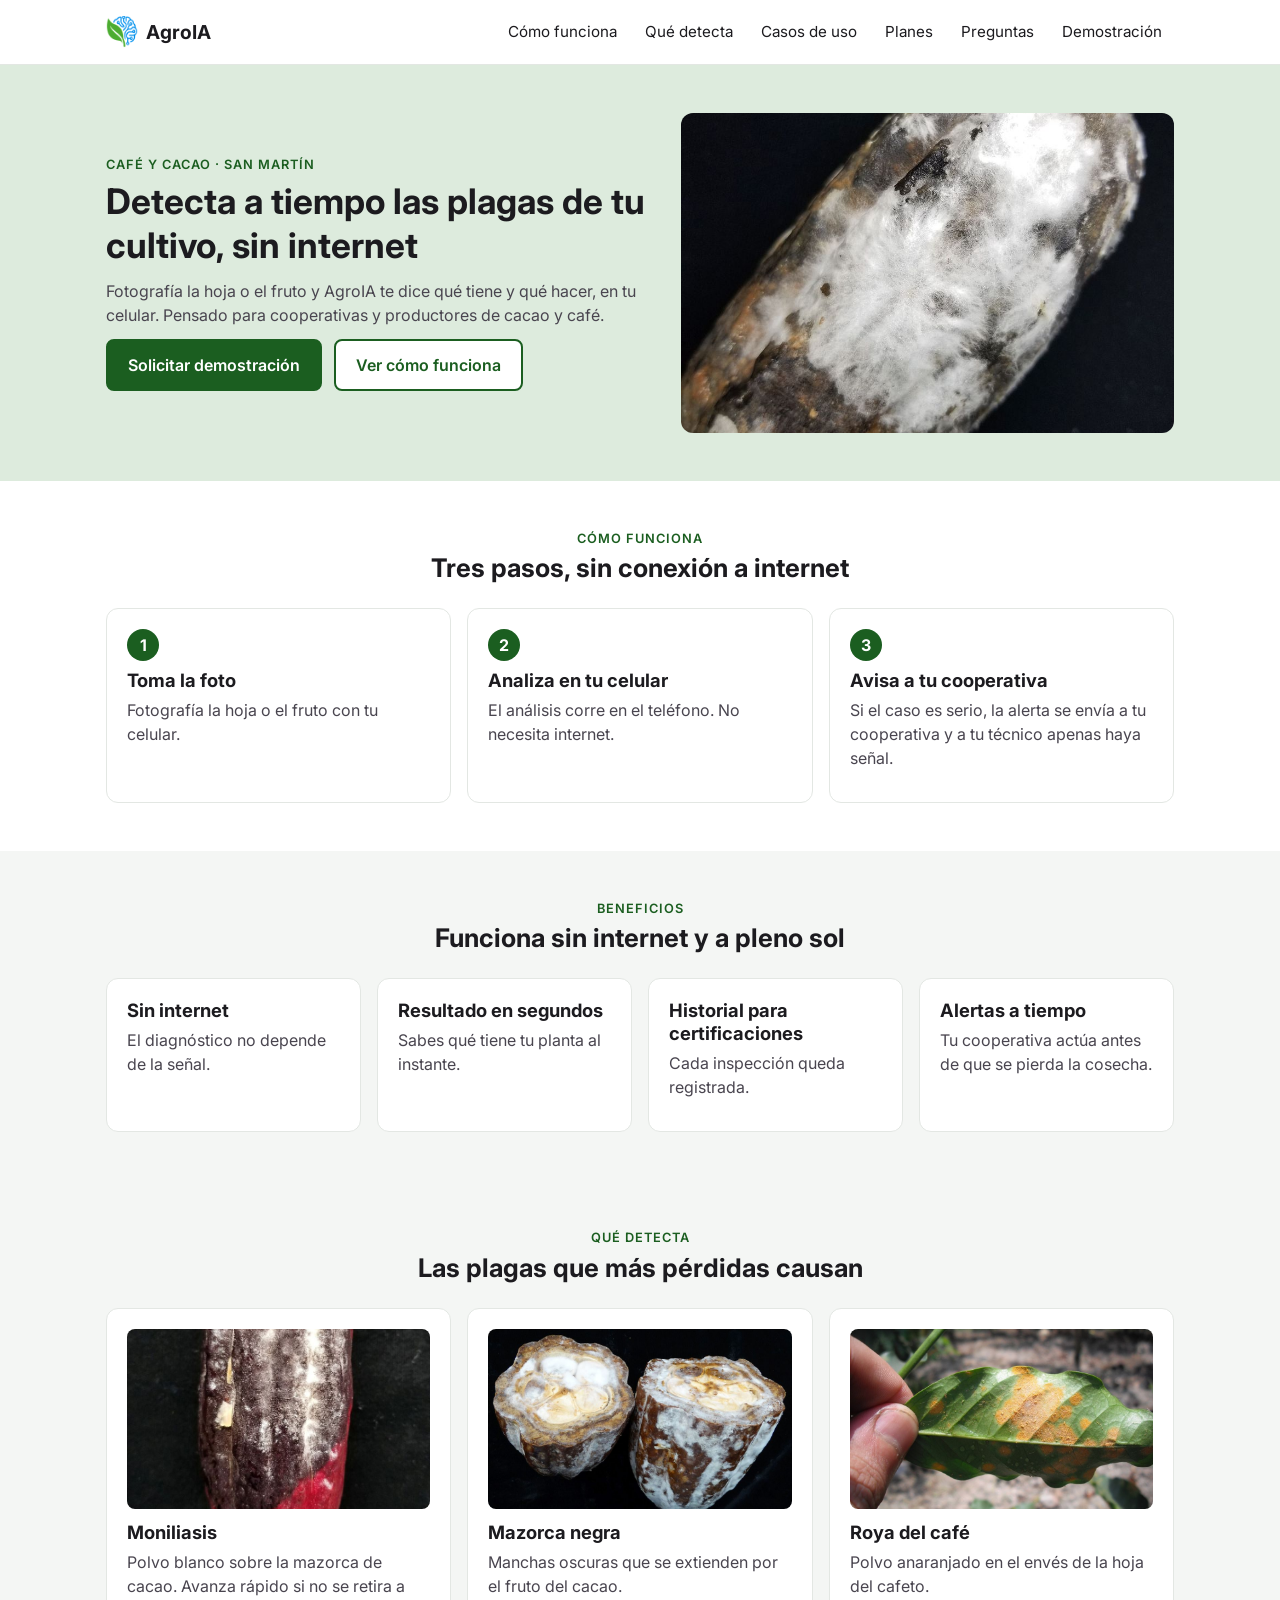
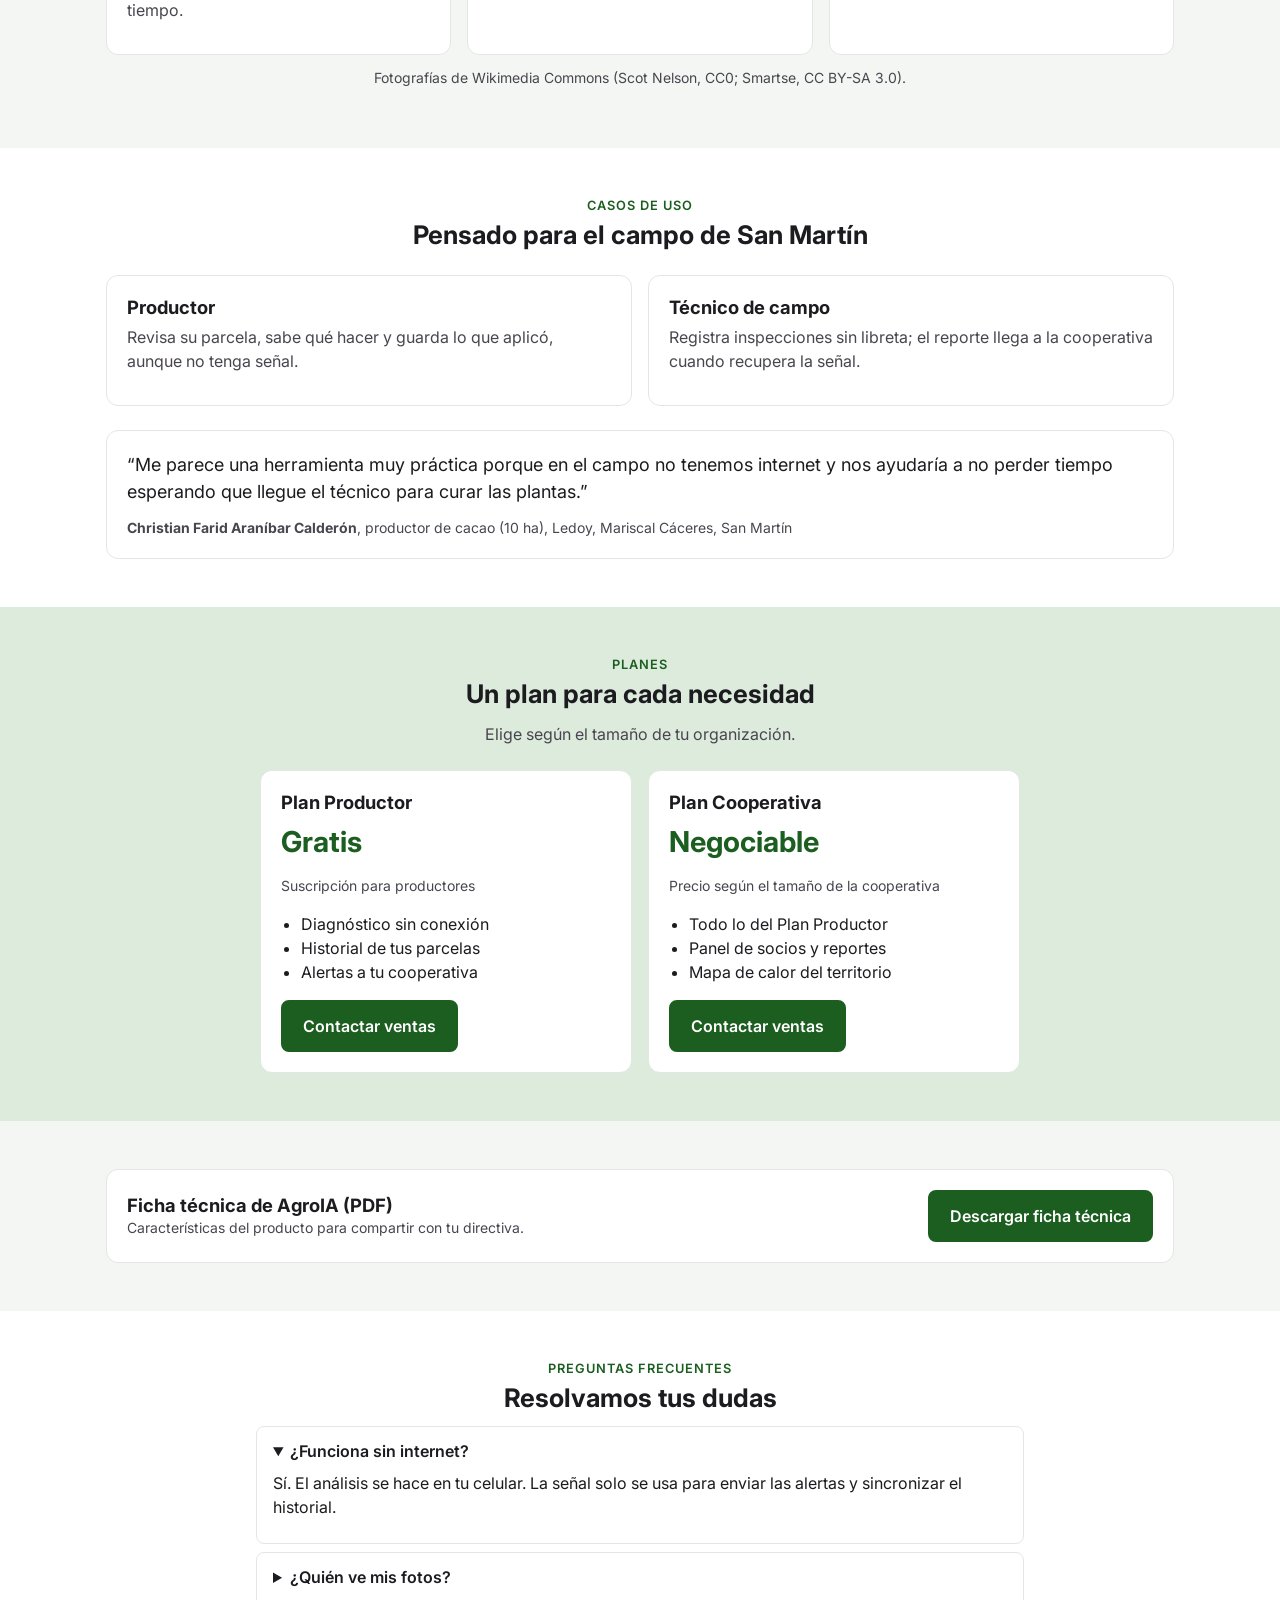
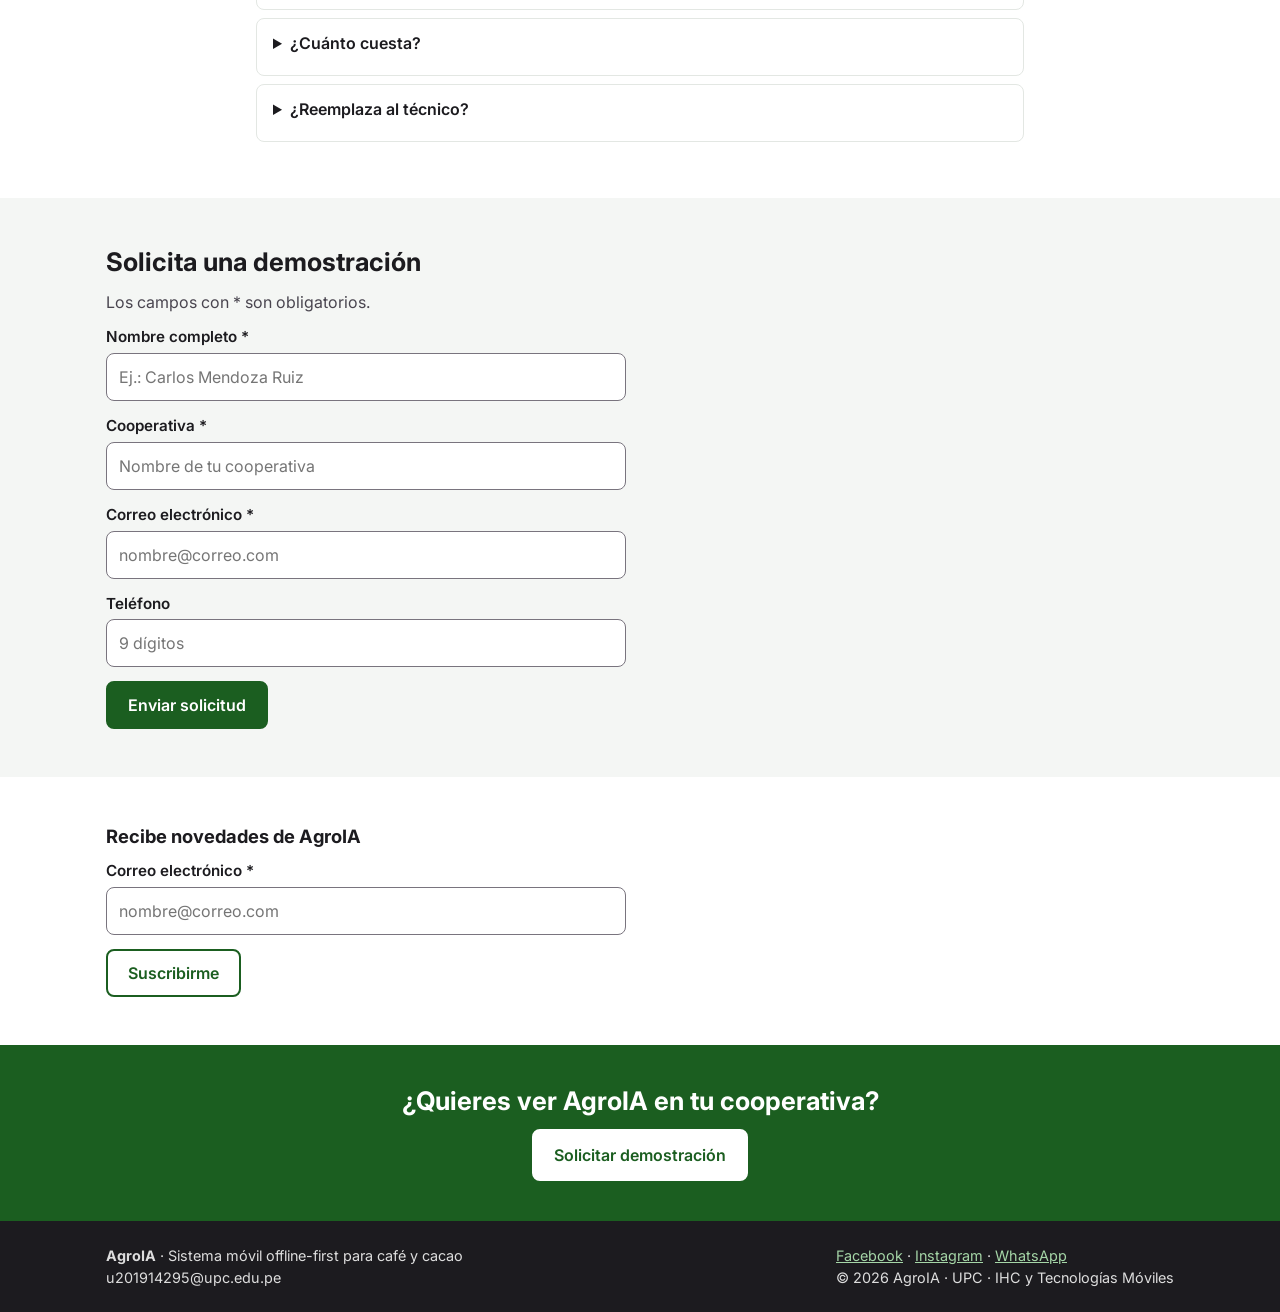
<file: docs/index.html>
<!DOCTYPE html>
<html lang="es">
<head>
  <meta charset="UTF-8">
  <meta name="viewport" content="width=device-width, initial-scale=1">
  <title>AgroIA | Detecta a tiempo las plagas de tu cultivo, sin internet</title>
  <meta name="description" content="AgroIA ayuda a productores y cooperativas de café y cacao a detectar plagas con el celular, incluso sin internet.">
  <link rel="icon" href="favicon.ico">
  <link rel="preconnect" href="https://fonts.googleapis.com">
  <link href="https://fonts.googleapis.com/css2?family=Inter:wght@400;600;700&display=swap" rel="stylesheet">
  <link rel="stylesheet" href="assets/styles/styles.css">
</head>
<body>

  <header class="header">
    <div class="container">
      <a class="brand" href="index.html"><img src="assets/images/logo.png" alt="">AgroIA</a>
      <button class="menu-btn" id="menu-btn" aria-expanded="false" aria-controls="nav">Menú</button>
      <nav class="nav" id="nav" aria-label="Principal">
        <a href="#como-funciona">Cómo funciona</a>
        <a href="#detecta">Qué detecta</a>
        <a href="#casos">Casos de uso</a>
        <a href="#planes">Planes</a>
        <a href="#preguntas">Preguntas</a>
        <a href="#demo">Demostración</a>
      </nav>
    </div>
  </header>

  <main>
    <!-- US45: propuesta de valor -->
    <section class="hero">
      <div class="container">
        <div>
          <p class="eyebrow">Café y cacao · San Martín</p>
          <h1>Detecta a tiempo las plagas de tu cultivo, sin internet</h1>
          <p class="muted">Fotografía la hoja o el fruto y AgroIA te dice qué tiene y qué hacer, en tu celular. Pensado para cooperativas y productores de cacao y café.</p>
          <div class="btn-row">
            <a class="btn" href="#demo">Solicitar demostración</a>
            <a class="btn btn-outline" href="#como-funciona">Ver cómo funciona</a>
          </div>
        </div>
        <img src="assets/images/hero.jpg" alt="Mazorca de cacao con polvo blanco de moniliasis">
      </div>
    </section>

    <section class="section section-white" id="como-funciona">
      <div class="container center">
        <p class="eyebrow">Cómo funciona</p>
        <h2>Tres pasos, sin conexión a internet</h2>
        <div class="grid grid-3" style="text-align:left; margin-top:24px;">
          <div class="card"><span class="step-number">1</span><h3>Toma la foto</h3><p class="muted">Fotografía la hoja o el fruto con tu celular.</p></div>
          <div class="card"><span class="step-number">2</span><h3>Analiza en tu celular</h3><p class="muted">El análisis corre en el teléfono. No necesita internet.</p></div>
          <div class="card"><span class="step-number">3</span><h3>Avisa a tu cooperativa</h3><p class="muted">Si el caso es serio, la alerta se envía a tu cooperativa y a tu técnico apenas haya señal.</p></div>
        </div>
      </div>
    </section>

    <section class="section">
      <div class="container center">
        <p class="eyebrow">Beneficios</p>
        <h2>Funciona sin internet y a pleno sol</h2>
        <div class="grid grid-4" style="text-align:left; margin-top:24px;">
          <div class="card"><h3>Sin internet</h3><p class="muted">El diagnóstico no depende de la señal.</p></div>
          <div class="card"><h3>Resultado en segundos</h3><p class="muted">Sabes qué tiene tu planta al instante.</p></div>
          <div class="card"><h3>Historial para certificaciones</h3><p class="muted">Cada inspección queda registrada.</p></div>
          <div class="card"><h3>Alertas a tiempo</h3><p class="muted">Tu cooperativa actúa antes de que se pierda la cosecha.</p></div>
        </div>
      </div>
    </section>

    <section class="section" id="detecta">
      <div class="container center">
        <p class="eyebrow">Qué detecta</p>
        <h2>Las plagas que más pérdidas causan</h2>
        <div class="grid grid-3" style="text-align:left; margin-top:24px;">
          <div class="card"><img class="card-photo" src="assets/images/moniliasis.jpg" alt="Mazorca de cacao cubierta de polvo blanco por moniliasis"><h3>Moniliasis</h3><p class="muted">Polvo blanco sobre la mazorca de cacao. Avanza rápido si no se retira a tiempo.</p></div>
          <div class="card"><img class="card-photo" src="assets/images/mazorca-negra.jpg" alt="Mazorca de cacao con manchas oscuras de mazorca negra"><h3>Mazorca negra</h3><p class="muted">Manchas oscuras que se extienden por el fruto del cacao.</p></div>
          <div class="card"><img class="card-photo" src="assets/images/roya.jpg" alt="Hoja de café con polvo anaranjado de roya"><h3>Roya del café</h3><p class="muted">Polvo anaranjado en el envés de la hoja del cafeto.</p></div>
        </div>
        <p class="muted small" style="margin-top:12px;">Fotografías de Wikimedia Commons (Scot Nelson, CC0; Smartse, CC BY-SA 3.0).</p>
      </div>
    </section>

    <!-- US46: casos de uso y testimonio -->
    <section class="section section-white" id="casos">
      <div class="container">
        <div class="center">
          <p class="eyebrow">Casos de uso</p>
          <h2>Pensado para el campo de San Martín</h2>
        </div>
        <div class="grid grid-2" style="margin-top:24px;">
          <div class="card"><h3>Productor</h3><p class="muted">Revisa su parcela, sabe qué hacer y guarda lo que aplicó, aunque no tenga señal.</p></div>
          <div class="card"><h3>Técnico de campo</h3><p class="muted">Registra inspecciones sin libreta; el reporte llega a la cooperativa cuando recupera la señal.</p></div>
        </div>
        <div style="margin-top:24px;">
          <figure class="card" style="margin:0;">
            <blockquote style="margin:0 0 12px;font-size:1.125rem;">&ldquo;Me parece una herramienta muy práctica porque en el campo no tenemos internet y nos ayudaría a no perder tiempo esperando que llegue el técnico para curar las plantas.&rdquo;</blockquote>
            <figcaption class="muted small"><strong>Christian Farid Araníbar Calderón</strong>, productor de cacao (10 ha), Ledoy, Mariscal Cáceres, San Martín</figcaption>
          </figure>
        </div>
      </div>
    </section>

    <!-- US47: planes -->
    <section class="section section-green" id="planes">
      <div class="container center">
        <p class="eyebrow">Planes</p>
        <h2>Un plan para cada necesidad</h2>
        <p class="muted">Elige según el tamaño de tu organización.</p>
        <div class="grid grid-2" style="text-align:left; max-width:760px; margin: 24px auto 0;">
          <div class="card">
            <h3>Plan Productor</h3>
            <p class="price">Gratis</p>
            <p class="muted small">Suscripción para productores</p>
            <ul class="plan-list"><li>Diagnóstico sin conexión</li><li>Historial de tus parcelas</li><li>Alertas a tu cooperativa</li></ul>
            <a class="btn" href="#demo">Contactar ventas</a>
          </div>
          <div class="card">
            <h3>Plan Cooperativa</h3>
            <p class="price">Negociable</p>
            <p class="muted small">Precio según el tamaño de la cooperativa</p>
            <ul class="plan-list"><li>Todo lo del Plan Productor</li><li>Panel de socios y reportes</li><li>Mapa de calor del territorio</li></ul>
            <a class="btn" href="#demo">Contactar ventas</a>
          </div>
        </div>
      </div>
    </section>

    <!-- US49: ficha tecnica -->
    <section class="section">
      <div class="container">
        <div class="card" style="display:flex; justify-content:space-between; align-items:center; gap:16px; flex-wrap:wrap;">
          <div><h3 style="margin:0;">Ficha técnica de AgroIA (PDF)</h3><p class="muted small" style="margin:0;">Características del producto para compartir con tu directiva.</p></div>
          <a class="btn" href="assets/docs/ficha-tecnica-agroia.pdf" download>Descargar ficha técnica</a>
        </div>
      </div>
    </section>

    <!-- US52: preguntas frecuentes -->
    <section class="section section-white" id="preguntas">
      <div class="container" style="max-width:800px;">
        <div class="center">
          <p class="eyebrow">Preguntas frecuentes</p>
          <h2>Resolvamos tus dudas</h2>
        </div>
        <details open><summary>¿Funciona sin internet?</summary><p>Sí. El análisis se hace en tu celular. La señal solo se usa para enviar las alertas y sincronizar el historial.</p></details>
        <details><summary>¿Quién ve mis fotos?</summary><p>Las fotos se quedan en tu celular. A la cooperativa solo se envía el resultado de las alertas que tú configuras.</p></details>
        <details><summary>¿Cuánto cuesta?</summary><p>Hay un plan gratuito para productores y una licencia para cooperativas con precio negociable según su tamaño. Pide una demostración y te enviamos la propuesta.</p></details>
        <details><summary>¿Reemplaza al técnico?</summary><p>No. AgroIA orienta y avisa a tiempo, pero la dosis y el tratamiento se confirman con tu técnico de campo.</p></details>
      </div>
    </section>

    <!-- US48: solicitar demo -->
    <section class="section" id="demo">
      <div class="container">
        <h2>Solicita una demostración</h2>
        <p class="muted">Los campos con * son obligatorios.</p>
        <form class="form" id="form-demo" novalidate>
          <div class="field"><label for="nombre">Nombre completo *</label><input type="text" id="nombre" name="nombre" placeholder="Ej.: Carlos Mendoza Ruiz"><div class="error-msg"></div></div>
          <div class="field"><label for="cooperativa">Cooperativa *</label><input type="text" id="cooperativa" name="cooperativa" placeholder="Nombre de tu cooperativa"><div class="error-msg"></div></div>
          <div class="field"><label for="correo">Correo electrónico *</label><input type="email" id="correo" name="correo" placeholder="nombre@correo.com"><div class="error-msg"></div></div>
          <div class="field"><label for="telefono">Teléfono</label><input type="tel" id="telefono" name="telefono" placeholder="9 dígitos"><div class="error-msg"></div></div>
          <button class="btn" type="submit">Enviar solicitud</button>
        </form>
        <div class="success-box" id="demo-ok" role="status">Solicitud enviada. Nuestro equipo te escribirá para coordinar la demostración.</div>
      </div>
    </section>

    <!-- US51: boletin -->
    <section class="section section-white">
      <div class="container">
        <h3>Recibe novedades de AgroIA</h3>
        <form class="form" id="form-news" novalidate>
          <div class="field"><label for="correo-news">Correo electrónico *</label><input type="email" id="correo-news" name="correo" placeholder="nombre@correo.com"><div class="error-msg"></div></div>
          <button class="btn btn-outline" type="submit">Suscribirme</button>
        </form>
        <div class="success-box" id="news-ok" role="status">¡Listo! Te avisaremos de las novedades.</div>
      </div>
    </section>

    <section class="cta">
      <h2>¿Quieres ver AgroIA en tu cooperativa?</h2>
      <a class="btn" href="#demo">Solicitar demostración</a>
    </section>
  </main>

  <footer class="footer">
    <div class="container">
      <div>
        <strong>AgroIA</strong> · Sistema móvil offline-first para café y cacao<br>
        u201914295@upc.edu.pe
      </div>
      <div>
        <a href="#" aria-label="Facebook de AgroIA">Facebook</a> ·
        <a href="#" aria-label="Instagram de AgroIA">Instagram</a> ·
        <a href="#" aria-label="WhatsApp de AgroIA">WhatsApp</a><br>
        © 2026 AgroIA · UPC · IHC y Tecnologías Móviles
      </div>
    </div>
  </footer>

  <script src="assets/scripts/main.js"></script>
</body>
</html>
</file>
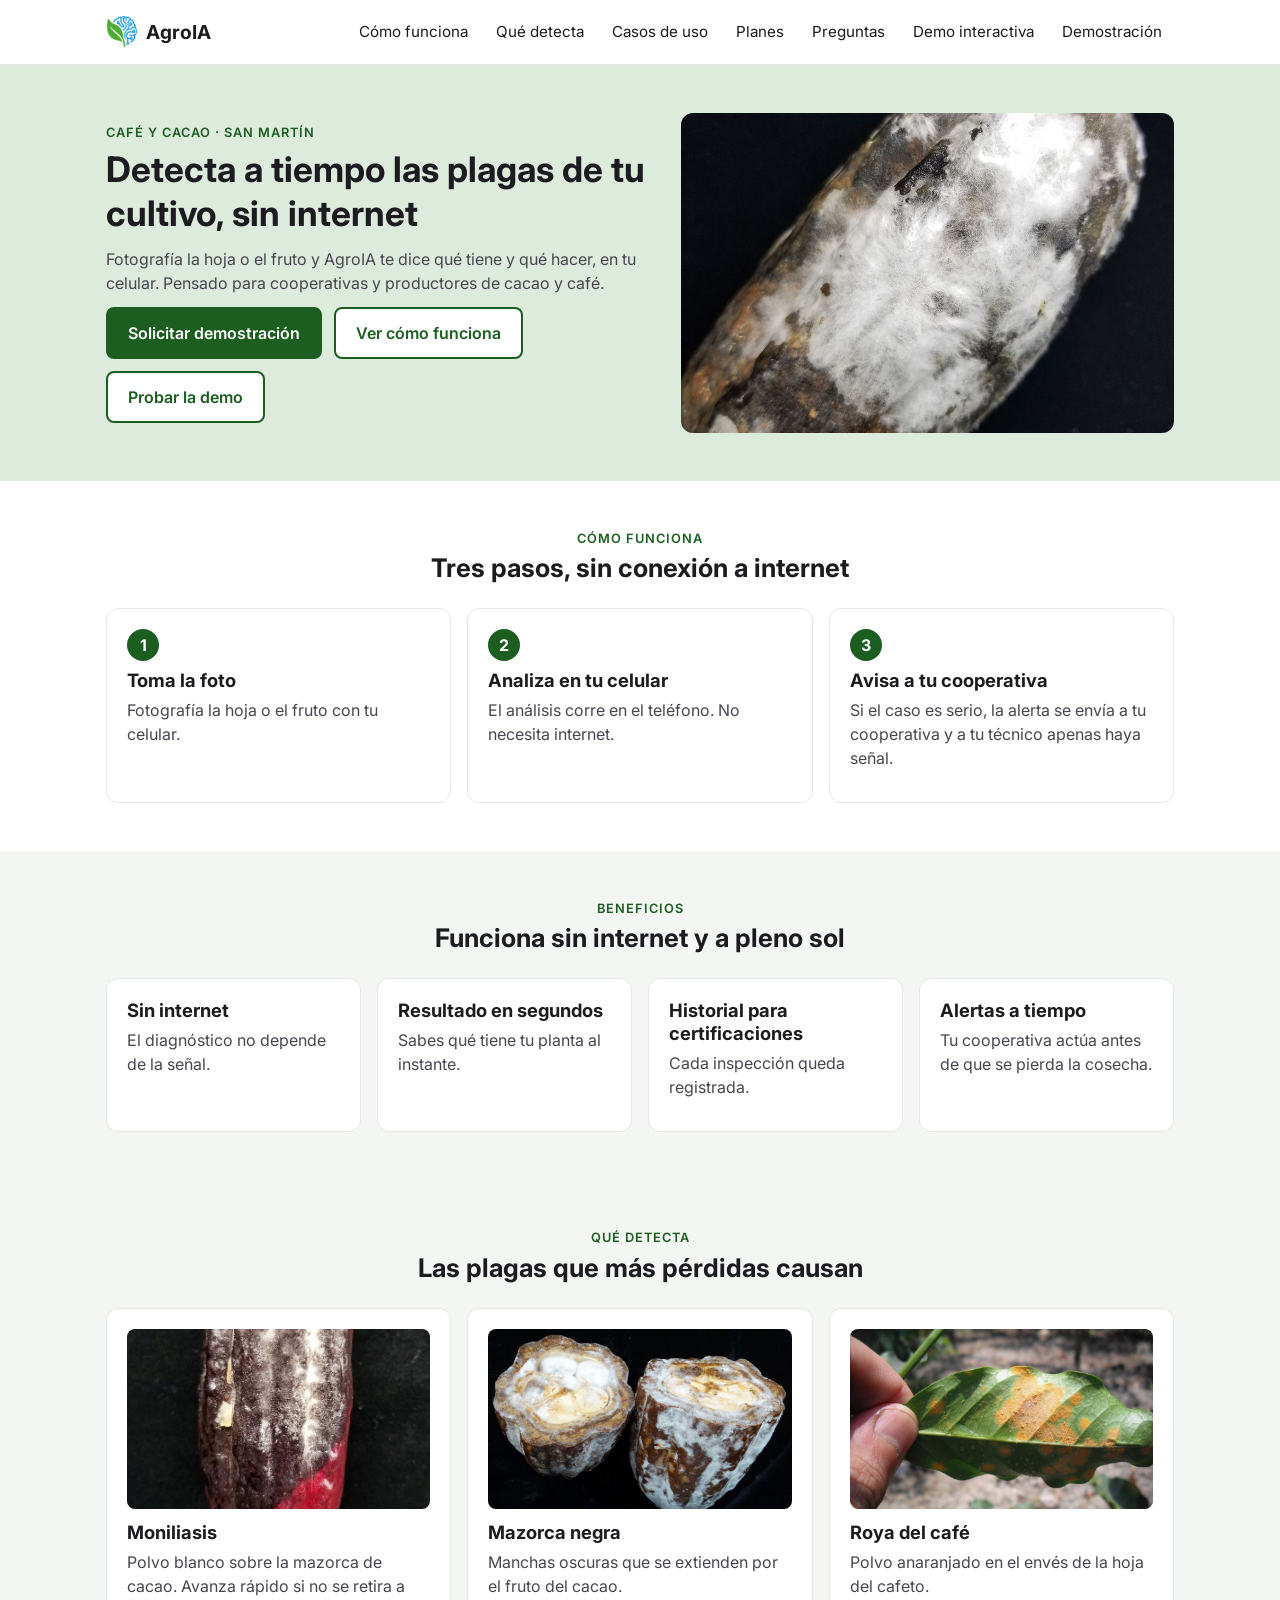
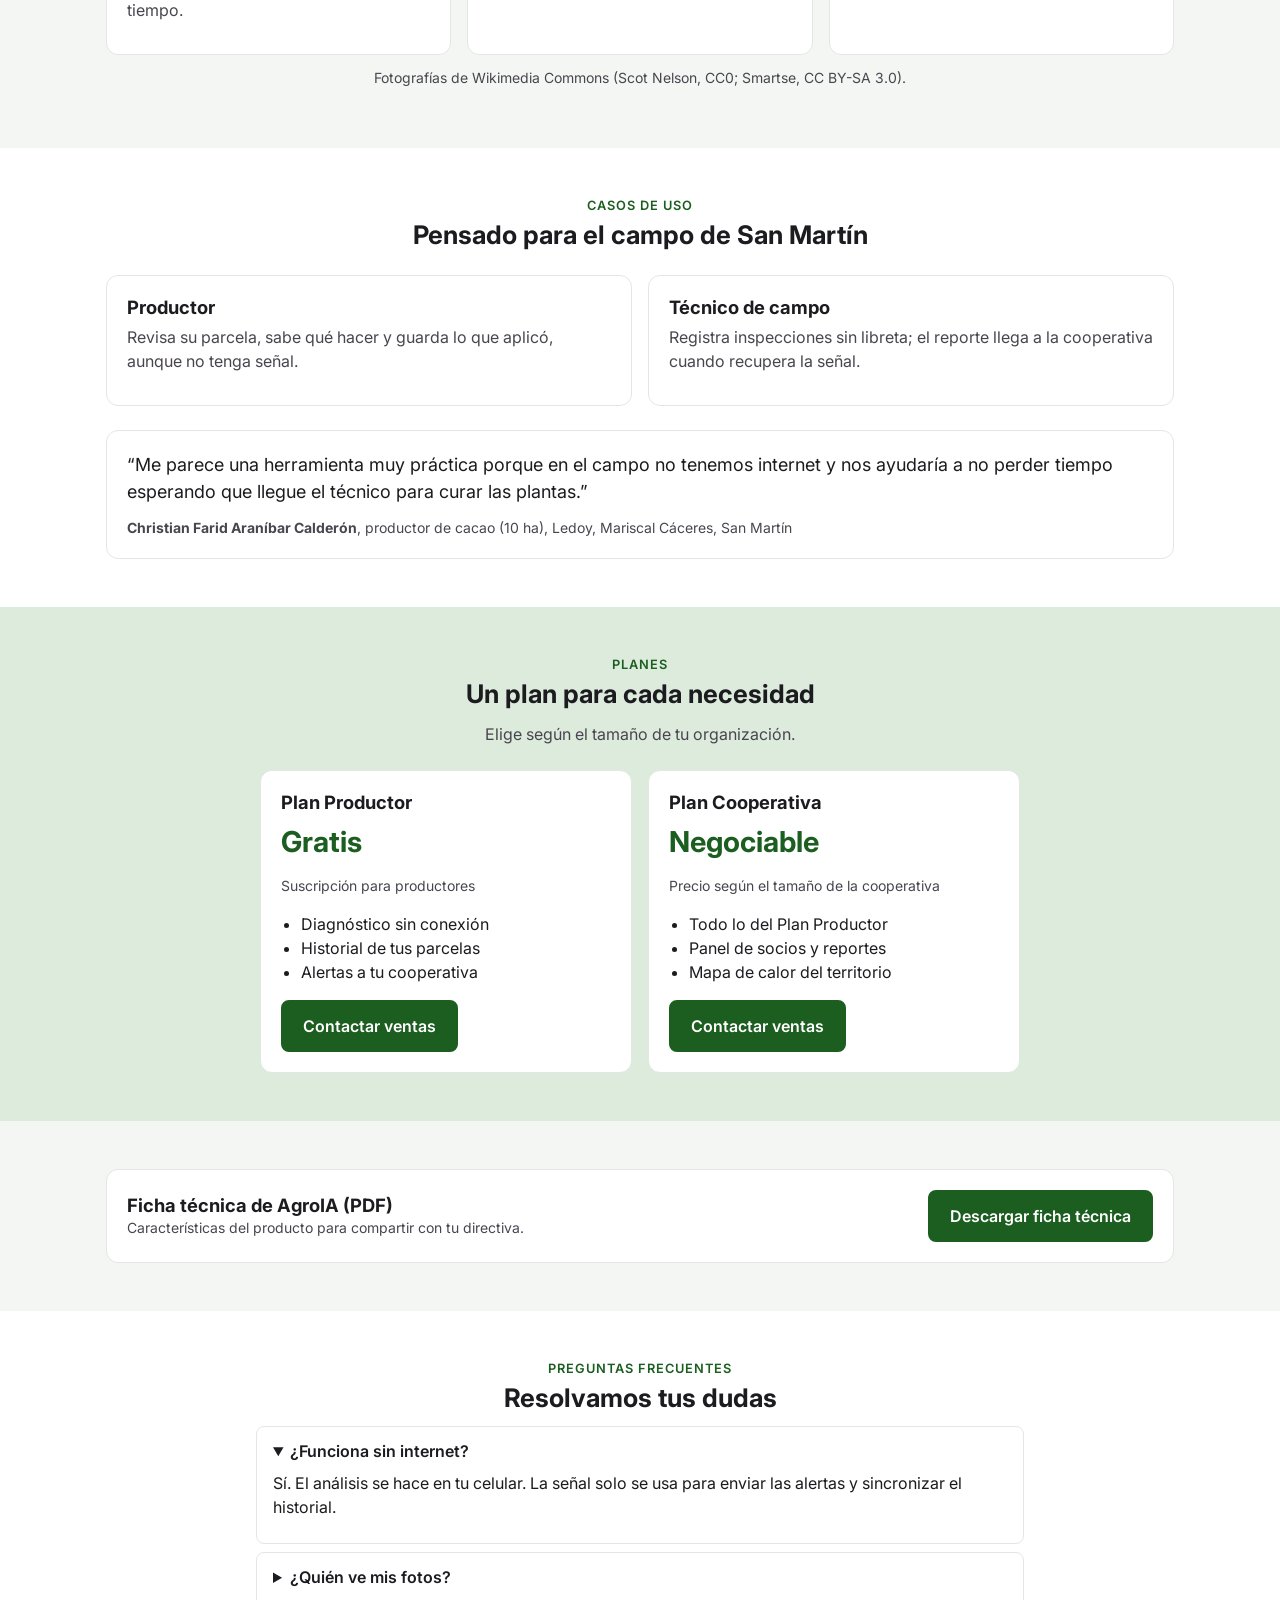
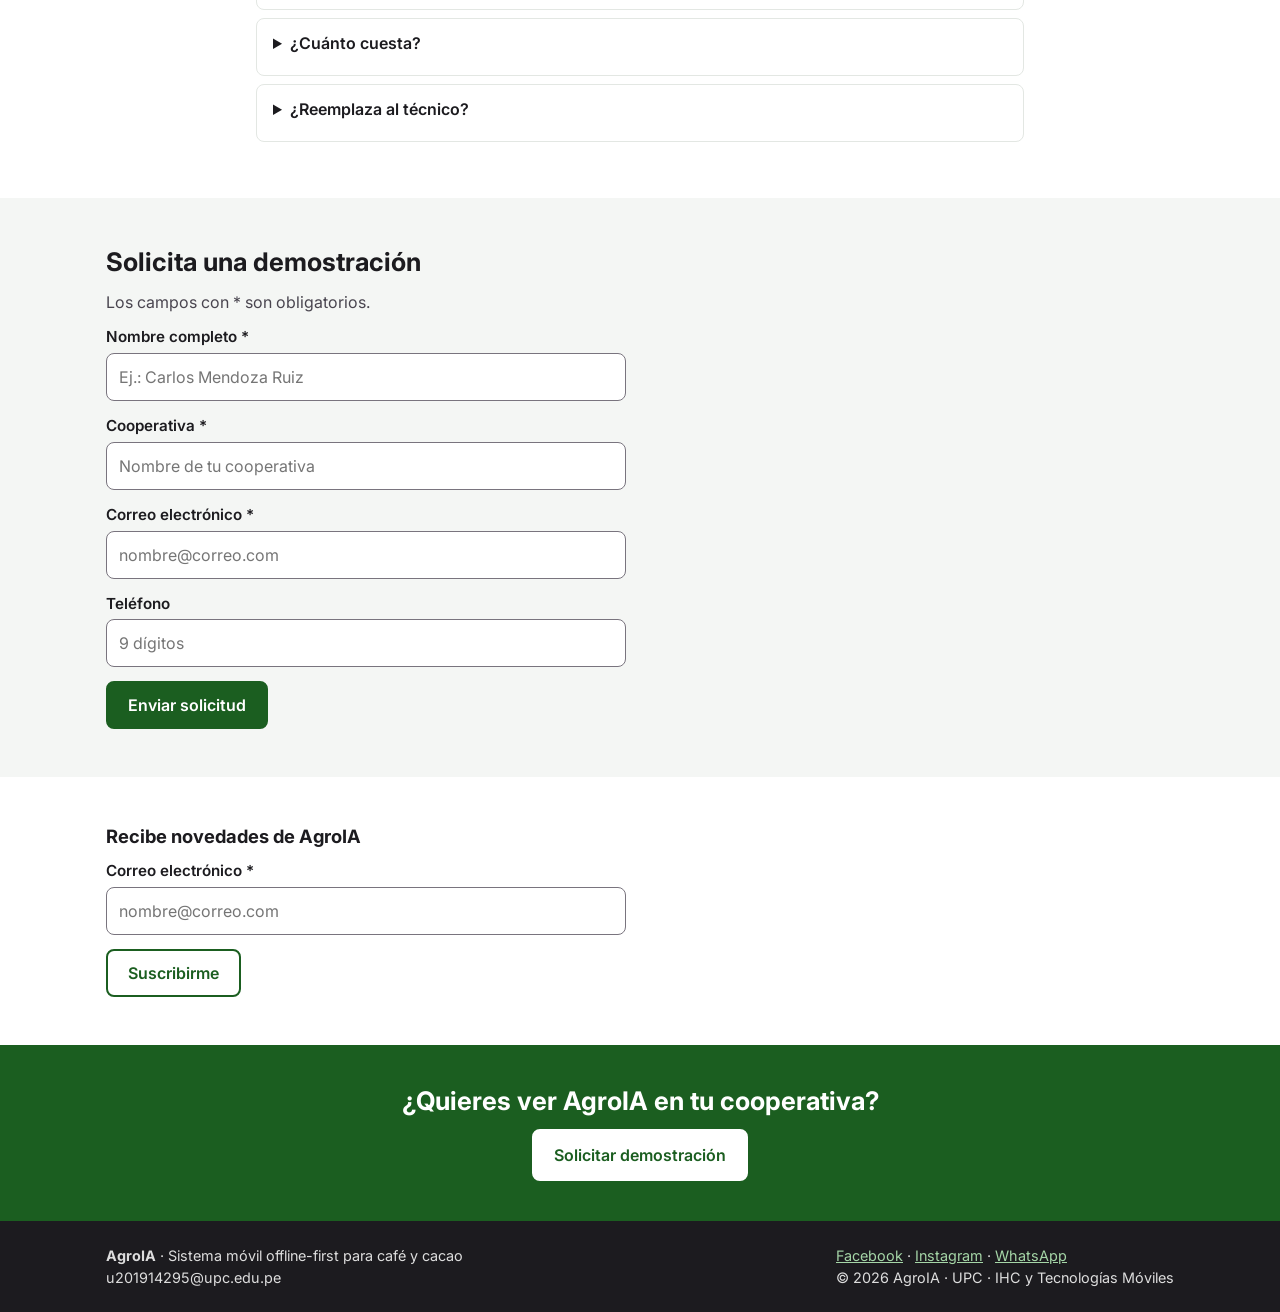
<file: public/index.html>
<!DOCTYPE html>
<html lang="es">
<head>
  <meta charset="UTF-8">
  <meta name="viewport" content="width=device-width, initial-scale=1">
  <meta name="color-scheme" content="only light">
  <title>AgroIA | Detecta a tiempo las plagas de tu cultivo, sin internet</title>
  <meta name="description" content="AgroIA ayuda a productores y cooperativas de café y cacao a detectar plagas con el celular, incluso sin internet.">
  <link rel="icon" href="favicon.ico">
  <link rel="preconnect" href="https://fonts.googleapis.com">
  <link href="https://fonts.googleapis.com/css2?family=Inter:wght@400;600;700&display=swap" rel="stylesheet">
  <link rel="stylesheet" href="assets/styles/styles.css">
</head>
<body>

  <header class="header">
    <div class="container">
      <a class="brand" href="index.html"><img src="assets/images/logo.png" alt="">AgroIA</a>
      <button class="menu-btn" id="menu-btn" aria-expanded="false" aria-controls="nav">Menú</button>
      <nav class="nav" id="nav" aria-label="Principal">
        <a href="#como-funciona">Cómo funciona</a>
        <a href="#detecta">Qué detecta</a>
        <a href="#casos">Casos de uso</a>
        <a href="#planes">Planes</a>
        <a href="#preguntas">Preguntas</a>
        <a href="demo.html">Demo interactiva</a>
        <a href="#demo">Demostración</a>
      </nav>
    </div>
  </header>

  <main>
    <!-- US45: propuesta de valor -->
    <section class="hero">
      <div class="container">
        <div>
          <p class="eyebrow">Café y cacao · San Martín</p>
          <h1>Detecta a tiempo las plagas de tu cultivo, sin internet</h1>
          <p class="muted">Fotografía la hoja o el fruto y AgroIA te dice qué tiene y qué hacer, en tu celular. Pensado para cooperativas y productores de cacao y café.</p>
          <div class="btn-row">
            <a class="btn" href="#demo">Solicitar demostración</a>
            <a class="btn btn-outline" href="#como-funciona">Ver cómo funciona</a>
            <a class="btn btn-outline" href="demo.html">Probar la demo</a>
          </div>
        </div>
        <img src="assets/images/hero.jpg" alt="Mazorca de cacao con polvo blanco de moniliasis">
      </div>
    </section>

    <section class="section section-white" id="como-funciona">
      <div class="container center">
        <p class="eyebrow">Cómo funciona</p>
        <h2>Tres pasos, sin conexión a internet</h2>
        <div class="grid grid-3" style="text-align:left; margin-top:24px;">
          <div class="card"><span class="step-number">1</span><h3>Toma la foto</h3><p class="muted">Fotografía la hoja o el fruto con tu celular.</p></div>
          <div class="card"><span class="step-number">2</span><h3>Analiza en tu celular</h3><p class="muted">El análisis corre en el teléfono. No necesita internet.</p></div>
          <div class="card"><span class="step-number">3</span><h3>Avisa a tu cooperativa</h3><p class="muted">Si el caso es serio, la alerta se envía a tu cooperativa y a tu técnico apenas haya señal.</p></div>
        </div>
      </div>
    </section>

    <section class="section">
      <div class="container center">
        <p class="eyebrow">Beneficios</p>
        <h2>Funciona sin internet y a pleno sol</h2>
        <div class="grid grid-4" style="text-align:left; margin-top:24px;">
          <div class="card"><h3>Sin internet</h3><p class="muted">El diagnóstico no depende de la señal.</p></div>
          <div class="card"><h3>Resultado en segundos</h3><p class="muted">Sabes qué tiene tu planta al instante.</p></div>
          <div class="card"><h3>Historial para certificaciones</h3><p class="muted">Cada inspección queda registrada.</p></div>
          <div class="card"><h3>Alertas a tiempo</h3><p class="muted">Tu cooperativa actúa antes de que se pierda la cosecha.</p></div>
        </div>
      </div>
    </section>

    <section class="section" id="detecta">
      <div class="container center">
        <p class="eyebrow">Qué detecta</p>
        <h2>Las plagas que más pérdidas causan</h2>
        <div class="grid grid-3" style="text-align:left; margin-top:24px;">
          <div class="card"><img class="card-photo" src="assets/images/moniliasis.jpg" alt="Mazorca de cacao cubierta de polvo blanco por moniliasis"><h3>Moniliasis</h3><p class="muted">Polvo blanco sobre la mazorca de cacao. Avanza rápido si no se retira a tiempo.</p></div>
          <div class="card"><img class="card-photo" src="assets/images/mazorca-negra.jpg" alt="Mazorca de cacao con manchas oscuras de mazorca negra"><h3>Mazorca negra</h3><p class="muted">Manchas oscuras que se extienden por el fruto del cacao.</p></div>
          <div class="card"><img class="card-photo" src="assets/images/roya.jpg" alt="Hoja de café con polvo anaranjado de roya"><h3>Roya del café</h3><p class="muted">Polvo anaranjado en el envés de la hoja del cafeto.</p></div>
        </div>
        <p class="muted small" style="margin-top:12px;">Fotografías de Wikimedia Commons (Scot Nelson, CC0; Smartse, CC BY-SA 3.0).</p>
      </div>
    </section>

    <!-- US46: casos de uso y testimonio -->
    <section class="section section-white" id="casos">
      <div class="container">
        <div class="center">
          <p class="eyebrow">Casos de uso</p>
          <h2>Pensado para el campo de San Martín</h2>
        </div>
        <div class="grid grid-2" style="margin-top:24px;">
          <div class="card"><h3>Productor</h3><p class="muted">Revisa su parcela, sabe qué hacer y guarda lo que aplicó, aunque no tenga señal.</p></div>
          <div class="card"><h3>Técnico de campo</h3><p class="muted">Registra inspecciones sin libreta; el reporte llega a la cooperativa cuando recupera la señal.</p></div>
        </div>
        <div style="margin-top:24px;">
          <figure class="card" style="margin:0;">
            <blockquote style="margin:0 0 12px;font-size:1.125rem;">&ldquo;Me parece una herramienta muy práctica porque en el campo no tenemos internet y nos ayudaría a no perder tiempo esperando que llegue el técnico para curar las plantas.&rdquo;</blockquote>
            <figcaption class="muted small"><strong>Christian Farid Araníbar Calderón</strong>, productor de cacao (10 ha), Ledoy, Mariscal Cáceres, San Martín</figcaption>
          </figure>
        </div>
      </div>
    </section>

    <!-- US47: planes -->
    <section class="section section-green" id="planes">
      <div class="container center">
        <p class="eyebrow">Planes</p>
        <h2>Un plan para cada necesidad</h2>
        <p class="muted">Elige según el tamaño de tu organización.</p>
        <div class="grid grid-2" style="text-align:left; max-width:760px; margin: 24px auto 0;">
          <div class="card">
            <h3>Plan Productor</h3>
            <p class="price">Gratis</p>
            <p class="muted small">Suscripción para productores</p>
            <ul class="plan-list"><li>Diagnóstico sin conexión</li><li>Historial de tus parcelas</li><li>Alertas a tu cooperativa</li></ul>
            <a class="btn" href="#demo">Contactar ventas</a>
          </div>
          <div class="card">
            <h3>Plan Cooperativa</h3>
            <p class="price">Negociable</p>
            <p class="muted small">Precio según el tamaño de la cooperativa</p>
            <ul class="plan-list"><li>Todo lo del Plan Productor</li><li>Panel de socios y reportes</li><li>Mapa de calor del territorio</li></ul>
            <a class="btn" href="#demo">Contactar ventas</a>
          </div>
        </div>
      </div>
    </section>

    <!-- US49: ficha tecnica -->
    <section class="section">
      <div class="container">
        <div class="card" style="display:flex; justify-content:space-between; align-items:center; gap:16px; flex-wrap:wrap;">
          <div><h3 style="margin:0;">Ficha técnica de AgroIA (PDF)</h3><p class="muted small" style="margin:0;">Características del producto para compartir con tu directiva.</p></div>
          <a class="btn" href="assets/docs/ficha-tecnica-agroia.pdf" download>Descargar ficha técnica</a>
        </div>
      </div>
    </section>

    <!-- US52: preguntas frecuentes -->
    <section class="section section-white" id="preguntas">
      <div class="container" style="max-width:800px;">
        <div class="center">
          <p class="eyebrow">Preguntas frecuentes</p>
          <h2>Resolvamos tus dudas</h2>
        </div>
        <details open><summary>¿Funciona sin internet?</summary><p>Sí. El análisis se hace en tu celular. La señal solo se usa para enviar las alertas y sincronizar el historial.</p></details>
        <details><summary>¿Quién ve mis fotos?</summary><p>Las fotos se quedan en tu celular. A la cooperativa solo se envía el resultado de las alertas que tú configuras.</p></details>
        <details><summary>¿Cuánto cuesta?</summary><p>Hay un plan gratuito para productores y una licencia para cooperativas con precio negociable según su tamaño. Pide una demostración y te enviamos la propuesta.</p></details>
        <details><summary>¿Reemplaza al técnico?</summary><p>No. AgroIA orienta y avisa a tiempo, pero la dosis y el tratamiento se confirman con tu técnico de campo.</p></details>
      </div>
    </section>

    <!-- US48: solicitar demo -->
    <section class="section" id="demo">
      <div class="container">
        <h2>Solicita una demostración</h2>
        <p class="muted">Los campos con * son obligatorios.</p>
        <form class="form" id="form-demo" novalidate>
          <div class="field"><label for="nombre">Nombre completo *</label><input type="text" id="nombre" name="nombre" placeholder="Ej.: Carlos Mendoza Ruiz"><div class="error-msg"></div></div>
          <div class="field"><label for="cooperativa">Cooperativa *</label><input type="text" id="cooperativa" name="cooperativa" placeholder="Nombre de tu cooperativa"><div class="error-msg"></div></div>
          <div class="field"><label for="correo">Correo electrónico *</label><input type="email" id="correo" name="correo" placeholder="nombre@correo.com"><div class="error-msg"></div></div>
          <div class="field"><label for="telefono">Teléfono</label><input type="tel" id="telefono" name="telefono" placeholder="9 dígitos"><div class="error-msg"></div></div>
          <button class="btn" type="submit">Enviar solicitud</button>
        </form>
        <div class="success-box" id="demo-ok" role="status">Solicitud enviada. Nuestro equipo te escribirá para coordinar la demostración.</div>
      </div>
    </section>

    <!-- US51: boletin -->
    <section class="section section-white">
      <div class="container">
        <h3>Recibe novedades de AgroIA</h3>
        <form class="form" id="form-news" novalidate>
          <div class="field"><label for="correo-news">Correo electrónico *</label><input type="email" id="correo-news" name="correo" placeholder="nombre@correo.com"><div class="error-msg"></div></div>
          <button class="btn btn-outline" type="submit">Suscribirme</button>
        </form>
        <div class="success-box" id="news-ok" role="status">¡Listo! Te avisaremos de las novedades.</div>
      </div>
    </section>

    <section class="cta">
      <h2>¿Quieres ver AgroIA en tu cooperativa?</h2>
      <a class="btn" href="#demo">Solicitar demostración</a>
    </section>
  </main>

  <footer class="footer">
    <div class="container">
      <div>
        <strong>AgroIA</strong> · Sistema móvil offline-first para café y cacao<br>
        u201914295@upc.edu.pe
      </div>
      <div>
        <a href="#" aria-label="Facebook de AgroIA">Facebook</a> ·
        <a href="#" aria-label="Instagram de AgroIA">Instagram</a> ·
        <a href="#" aria-label="WhatsApp de AgroIA">WhatsApp</a><br>
        © 2026 AgroIA · UPC · IHC y Tecnologías Móviles
      </div>
    </div>
  </footer>

  <script src="assets/scripts/main.js"></script>
</body>
</html>
</file>
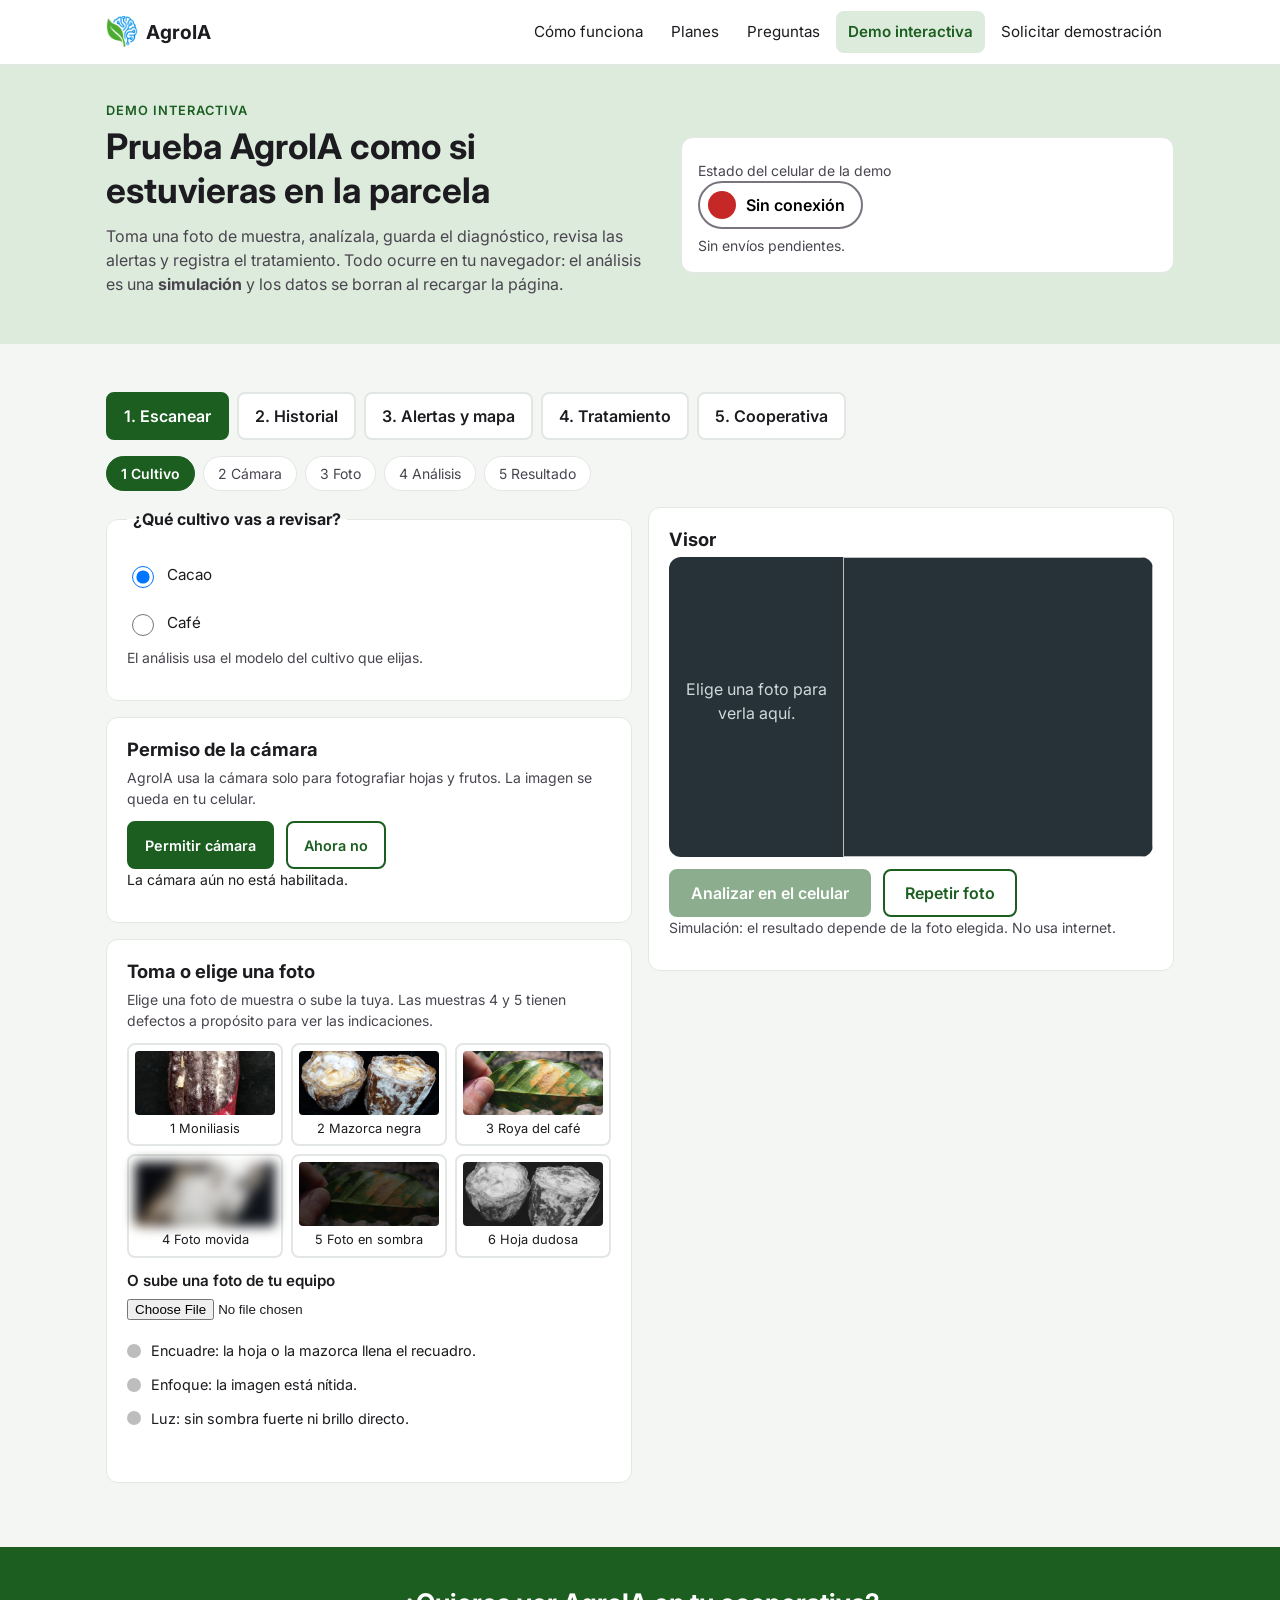
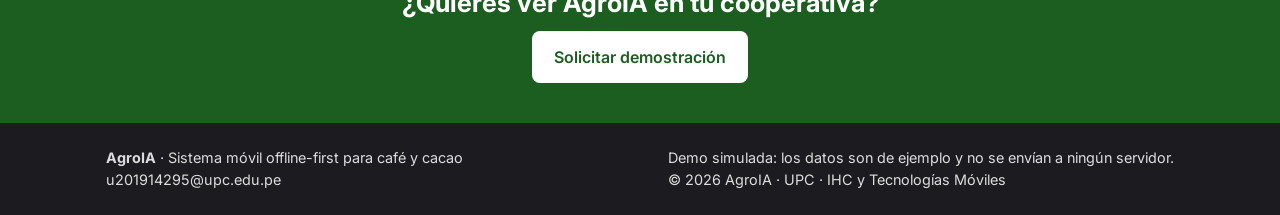
<file: public/demo.html>
<!DOCTYPE html>
<html lang="es">
<head>
  <meta charset="UTF-8">
  <meta name="viewport" content="width=device-width, initial-scale=1">
  <meta name="color-scheme" content="only light">
  <title>Demo interactiva | AgroIA</title>
  <meta name="description" content="Prueba en el navegador el flujo principal de AgroIA: diagnóstico simulado, historial, alertas, tratamiento y panel de cooperativa.">
  <link rel="icon" href="favicon.ico">
  <link rel="preconnect" href="https://fonts.googleapis.com">
  <link href="https://fonts.googleapis.com/css2?family=Inter:wght@400;600;700&display=swap" rel="stylesheet">
  <link rel="stylesheet" href="assets/styles/styles.css">
  <link rel="stylesheet" href="assets/styles/demo.css">
</head>
<body>

  <header class="header">
    <div class="container">
      <a class="brand" href="index.html"><img src="assets/images/logo.png" alt="">AgroIA</a>
      <button class="menu-btn" id="menu-btn" aria-expanded="false" aria-controls="nav">Menú</button>
      <nav class="nav" id="nav" aria-label="Principal">
        <a href="index.html#como-funciona">Cómo funciona</a>
        <a href="index.html#planes">Planes</a>
        <a href="index.html#preguntas">Preguntas</a>
        <a class="active" href="demo.html" aria-current="page">Demo interactiva</a>
        <a href="index.html#demo">Solicitar demostración</a>
      </nav>
    </div>
  </header>

  <main>
    <section class="hero hero-demo">
      <div class="container demo-intro">
        <div>
          <p class="eyebrow">Demo interactiva</p>
          <h1>Prueba AgroIA como si estuvieras en la parcela</h1>
          <p class="muted">Toma una foto de muestra, analízala, guarda el diagnóstico, revisa las alertas y registra el tratamiento. Todo ocurre en tu navegador: el análisis es una <strong>simulación</strong> y los datos se borran al recargar la página.</p>
        </div>
        <div class="status-card" aria-live="polite">
          <p class="small muted">Estado del celular de la demo</p>
          <button class="switch" id="btn-conexion" type="button" role="switch" aria-checked="false">
            <span class="switch-dot" aria-hidden="true"></span>
            <span id="txt-conexion">Sin conexión</span>
          </button>
          <p class="small muted" id="txt-cola">Sin envíos pendientes.</p>
        </div>
      </div>
    </section>

    <section class="section demo-app">
      <div class="container">

        <div class="tabs" role="tablist" aria-label="Módulos de la demostración">
          <button class="tab" role="tab" id="tab-diagnostico" aria-controls="panel-diagnostico" aria-selected="true">1. Escanear</button>
          <button class="tab" role="tab" id="tab-historial" aria-controls="panel-historial" aria-selected="false" tabindex="-1">2. Historial</button>
          <button class="tab" role="tab" id="tab-alertas" aria-controls="panel-alertas" aria-selected="false" tabindex="-1">3. Alertas y mapa</button>
          <button class="tab" role="tab" id="tab-tratamiento" aria-controls="panel-tratamiento" aria-selected="false" tabindex="-1">4. Tratamiento</button>
          <button class="tab" role="tab" id="tab-cooperativa" aria-controls="panel-cooperativa" aria-selected="false" tabindex="-1">5. Cooperativa</button>
        </div>

        <!-- ============ 1. DIAGNÓSTICO (EP01: US01 a US10) ============ -->
        <div class="panel" role="tabpanel" id="panel-diagnostico" aria-labelledby="tab-diagnostico">
          <div class="steps" aria-label="Pasos del diagnóstico">
            <span class="step-chip is-current" data-step="1">1 Cultivo</span>
            <span class="step-chip" data-step="2">2 Cámara</span>
            <span class="step-chip" data-step="3">3 Foto</span>
            <span class="step-chip" data-step="4">4 Análisis</span>
            <span class="step-chip" data-step="5">5 Resultado</span>
          </div>

          <div class="grid grid-2 demo-cols">
            <div>
              <!-- US02 -->
              <fieldset class="card fieldset" id="bloque-cultivo">
                <legend>¿Qué cultivo vas a revisar?</legend>
                <label class="choice"><input type="radio" name="cultivo" value="cacao" checked> Cacao</label>
                <label class="choice"><input type="radio" name="cultivo" value="cafe"> Café</label>
                <p class="small muted">El análisis usa el modelo del cultivo que elijas.</p>
              </fieldset>

              <!-- US04 -->
              <div class="card" id="bloque-camara">
                <h3>Permiso de la cámara</h3>
                <p class="muted small">AgroIA usa la cámara solo para fotografiar hojas y frutos. La imagen se queda en tu celular.</p>
                <div class="btn-row">
                  <button class="btn btn-small" type="button" id="btn-permitir">Permitir cámara</button>
                  <button class="btn btn-outline btn-small" type="button" id="btn-denegar">Ahora no</button>
                </div>
                <p class="small" id="msg-camara" role="status">La cámara aún no está habilitada.</p>
              </div>

              <!-- US01 y US03 -->
              <div class="card" id="bloque-foto">
                <h3>Toma o elige una foto</h3>
                <p class="muted small">Elige una foto de muestra o sube la tuya. Las muestras 4 y 5 tienen defectos a propósito para ver las indicaciones.</p>
                <div class="sample-grid" id="muestras" role="group" aria-label="Fotos de muestra"></div>
                <div class="field">
                  <label for="archivo-foto">O sube una foto de tu equipo</label>
                  <input type="file" id="archivo-foto" accept="image/*">
                </div>
                <ul class="checklist" id="guia-foto" aria-label="Indicaciones para una buena foto">
                  <li data-guide="encuadre"><span class="dot"></span>Encuadre: la hoja o la mazorca llena el recuadro.</li>
                  <li data-guide="enfoque"><span class="dot"></span>Enfoque: la imagen está nítida.</li>
                  <li data-guide="luz"><span class="dot"></span>Luz: sin sombra fuerte ni brillo directo.</li>
                </ul>
                <p class="error-text" id="msg-foto" role="alert"></p>
              </div>
            </div>

            <div>
              <!-- visor + US05 + US06 -->
              <div class="card viewer-card">
                <h3>Visor</h3>
                <div class="viewer" id="visor">
                  <p class="viewer-empty" id="visor-vacio">Elige una foto para verla aquí.</p>
                  <img id="visor-img" alt="" hidden>
                  <div class="bbox" id="bbox" hidden><span class="bbox-label" id="bbox-label"></span></div>
                </div>
                <div class="btn-row">
                  <button class="btn" type="button" id="btn-analizar" disabled>Analizar en el celular</button>
                  <button class="btn btn-outline" type="button" id="btn-repetir" hidden>Repetir foto</button>
                </div>
                <div class="progress" id="progreso" hidden aria-live="polite">
                  <div class="progress-bar" id="progreso-barra"></div>
                  <p class="small muted" id="progreso-txt">Analizando…</p>
                </div>
                <p class="small muted">Simulación: el resultado depende de la foto elegida. No usa internet.</p>
              </div>

              <!-- US06, US07, US08, US09, US10 -->
              <div class="card" id="resultado" hidden aria-live="polite">
                <h3>Resultado del diagnóstico</h3>
                <div class="severity" id="sev-chip"></div>
                <p class="result-title" id="res-plaga"></p>
                <p class="muted" id="res-detalle"></p>

                <div class="confidence">
                  <p class="small"><strong id="res-pregunta">¿Qué tan seguro es este resultado?</strong></p>
                  <div class="meter" role="img" id="meter" aria-label="Confianza"><div class="meter-fill" id="meter-fill"></div></div>
                  <p class="small" id="res-confianza"></p>
                </div>

                <div class="field-inline">
                  <label class="choice"><input type="checkbox" id="chk-gps" checked> Asociar mi ubicación (GPS)</label>
                  <p class="small muted" id="res-gps"></p>
                </div>

                <div class="field">
                  <label for="sel-parcela">Parcela</label>
                  <select id="sel-parcela">
                    <option>Parcela 1 · Lote 2</option>
                    <option>Parcela 2 · Lote 1</option>
                    <option>Parcela 3 · Lote 4</option>
                  </select>
                </div>

                <div class="btn-row">
                  <button class="btn" type="button" id="btn-guardar">Guardar en el historial</button>
                  <button class="btn btn-outline" type="button" id="btn-ver-tratamiento">¿Qué hacer ahora?</button>
                  <button class="btn btn-outline" type="button" id="btn-escuchar">Escuchar</button>
                </div>
                <p class="success-inline" id="msg-guardado" role="status"></p>
              </div>
            </div>
          </div>
        </div>

        <!-- ============ 2. HISTORIAL (EP02: US11 a US19) ============ -->
        <div class="panel" role="tabpanel" id="panel-historial" aria-labelledby="tab-historial" hidden>
          <div class="card">
            <h3>Filtrar inspecciones</h3>
            <div class="filters">
              <div class="field"><label for="f-parcela">Parcela</label>
                <select id="f-parcela"><option value="">Todas</option><option>Parcela 1 · Lote 2</option><option>Parcela 2 · Lote 1</option><option>Parcela 3 · Lote 4</option></select></div>
              <div class="field"><label for="f-cultivo">Cultivo</label>
                <select id="f-cultivo"><option value="">Todas</option><option value="cacao">Cacao</option><option value="cafe">Café</option></select></div>
              <div class="field"><label for="f-plaga">Patología</label>
                <select id="f-plaga"><option value="">Todas</option><option>Moniliasis</option><option>Mazorca negra</option><option>Roya del café</option></select></div>
              <div class="field"><label for="f-orden">Orden</label>
                <select id="f-orden"><option value="desc">Más recientes primero</option><option value="asc">Más antiguas primero</option></select></div>
            </div>
          </div>

          <div class="grid grid-2 demo-cols">
            <div>
              <ul class="record-list" id="lista-historial" aria-label="Inspecciones guardadas"></ul>
              <p class="muted" id="historial-vacio">Aún no hay inspecciones. Haz un diagnóstico y guárdalo.</p>
            </div>
            <div class="card" id="detalle-inspeccion">
              <h3>Detalle de la inspección</h3>
              <p class="muted small" id="detalle-vacio">Elige una inspección de la lista para ver su imagen y sus datos.</p>
              <div id="detalle-contenido" hidden>
                <img id="det-img" alt="" class="det-img">
                <dl class="dl" id="det-datos"></dl>

                <div class="field">
                  <label for="det-notas">Notas de la inspección</label>
                  <textarea id="det-notas" rows="3"></textarea>
                  <p class="small muted" id="det-nota-ayuda"></p>
                </div>
                <button class="btn btn-small" type="button" id="btn-guardar-nota">Guardar nota</button>

                <h4>Acciones de control</h4>
                <ul class="plain-list" id="det-acciones"></ul>
                <div class="field">
                  <label for="accion-texto">Acción aplicada</label>
                  <input type="text" id="accion-texto" placeholder="Ej.: Retiré las mazorcas enfermas">
                  <div class="error-msg" id="accion-error"></div>
                </div>
                <button class="btn btn-outline btn-small" type="button" id="btn-registrar-accion">Registrar acción</button>
              </div>
              <div class="sync-box">
                <p class="small"><strong>Sincronización</strong></p>
                <p class="small muted" id="sync-estado">Sin expedientes pendientes.</p>
                <button class="btn btn-small" type="button" id="btn-sincronizar">Sincronizar ahora</button>
              </div>
            </div>
          </div>
        </div>

        <!-- ============ 3. ALERTAS Y MAPA (EP03: US15, US20 a US27) ============ -->
        <div class="panel" role="tabpanel" id="panel-alertas" aria-labelledby="tab-alertas" hidden>
          <div class="grid grid-2 demo-cols">
            <div>
              <div class="card">
                <h3>Cuándo avisar</h3>
                <p class="muted small">Tu cooperativa y tu técnico reciben un aviso cuando un diagnóstico llega a este nivel o a uno mayor.</p>
                <div class="field">
                  <label for="umbral-sev">Severidad mínima</label>
                  <select id="umbral-sev">
                    <option value="1">Leve</option>
                    <option value="2" selected>Moderada</option>
                    <option value="3">Crítica</option>
                  </select>
                </div>
                <div class="field">
                  <label for="umbral-conf">Confianza mínima: <span id="umbral-conf-val">60</span> %</label>
                  <input type="range" id="umbral-conf" min="40" max="95" value="60" step="5">
                </div>
                <p class="small success-inline" id="msg-umbral" role="status"></p>
              </div>

              <div class="card">
                <div class="list-head">
                  <h3>Alertas</h3>
                  <div class="field-inline">
                    <label for="alertas-orden" class="small">Ordenar</label>
                    <select id="alertas-orden"><option value="riesgo">Por riesgo</option><option value="fecha">Por fecha</option></select>
                  </div>
                </div>
                <ul class="record-list" id="lista-alertas" aria-label="Alertas activas"></ul>
                <p class="muted" id="alertas-vacio">No hay alertas. Guarda un diagnóstico que supere el umbral.</p>
              </div>
            </div>

            <div>
              <div class="card" id="detalle-alerta">
                <h3>Detalle de la alerta</h3>
                <p class="muted small" id="alerta-vacia">Elige una alerta para ver su detalle.</p>
                <dl class="dl" id="alerta-datos" hidden></dl>
                <div id="alerta-acciones" hidden>
                  <div class="field">
                    <label for="reinspeccion-fecha">Reinspección programada</label>
                    <input type="date" id="reinspeccion-fecha">
                    <div class="error-msg" id="reinspeccion-error"></div>
                  </div>
                  <button class="btn btn-small" type="button" id="btn-programar">Programar reinspección</button>
                  <p class="success-inline small" id="msg-reinspeccion" role="status"></p>
                  <h4>Evolución del foco</h4>
                  <div class="evolution" id="evolucion" aria-label="Evolución de la incidencia"></div>
                  <p class="small" id="evolucion-txt"></p>
                </div>
              </div>

              <div class="card">
                <h3>Mapa de la parcela</h3>
                <div class="map-tools">
                  <label class="choice"><input type="radio" name="mapa-modo" value="pines" checked> Focos</label>
                  <label class="choice"><input type="radio" name="mapa-modo" value="calor"> Mapa de calor</label>
                </div>
                <div class="plot-map" id="mapa" role="img" aria-label="Mapa de la parcela con los focos detectados"></div>
                <p class="small muted" id="mapa-leyenda">Cada pin es una inspección con coordenadas. Pulsa un pin para ver su alerta.</p>
              </div>
            </div>
          </div>
        </div>

        <!-- ============ 4. TRATAMIENTO (EP04: US28 a US36) ============ -->
        <div class="panel" role="tabpanel" id="panel-tratamiento" aria-labelledby="tab-tratamiento" hidden>
          <div class="grid grid-2 demo-cols">
            <div class="card">
              <h3>Tratamiento recomendado</h3>
              <div class="field">
                <label for="trat-inspeccion">Diagnóstico</label>
                <select id="trat-inspeccion"></select>
              </div>
              <p class="muted small" id="trat-vacio">Guarda un diagnóstico para ver su tratamiento.</p>
              <div id="trat-contenido" hidden>
                <div class="severity" id="trat-sev"></div>
                <p class="result-title" id="trat-plaga"></p>
                <p id="trat-prioridad" class="priority"></p>
                <h4>Recomendación</h4>
                <p id="trat-recomendacion"></p>
                <div id="trat-mip" class="note-box" hidden></div>
                <h4>Guía paso a paso</h4>
                <ol class="steps-list" id="trat-pasos"></ol>
                <h4>Dosificación y equipo de protección</h4>
                <ul class="plain-list" id="trat-dosis"></ul>
                <div class="warning-box" role="note">
                  <strong>Advertencias de seguridad</strong>
                  <ul class="plain-list" id="trat-advertencias"></ul>
                </div>
              </div>
            </div>

            <div class="card" id="trat-registro" hidden>
              <h3>Registrar la acción</h3>
              <div class="field">
                <label for="trat-accion">¿Qué hiciste?</label>
                <textarea id="trat-accion" rows="3" placeholder="Ej.: Apliqué el fungicida en las plantas del borde"></textarea>
                <div class="error-msg" id="trat-accion-error"></div>
              </div>
              <div class="btn-row">
                <button class="btn" type="button" id="btn-trat-guardar">Registrar acción</button>
                <button class="btn btn-outline" type="button" id="btn-trat-pendiente">Marcar como pendiente</button>
              </div>
              <p class="success-inline" id="trat-msg" role="status"></p>

              <h4>Estado del tratamiento</h4>
              <ul class="plain-list" id="trat-estados"></ul>

              <div class="support-box">
                <h4>¿Necesitas apoyo técnico?</h4>
                <p class="small muted" id="trat-apoyo-ayuda">Si el caso es crítico o no estás seguro, pide orientación antes de aplicar.</p>
                <button class="btn btn-outline btn-small" type="button" id="btn-apoyo">Solicitar apoyo técnico</button>
                <div class="chat" id="chat" hidden>
                  <div class="chat-log" id="chat-log" role="log" aria-live="polite"></div>
                  <form class="chat-form" id="chat-form" novalidate>
                    <label for="chat-texto" class="sr-only">Mensaje para el técnico</label>
                    <input type="text" id="chat-texto" placeholder="Escribe tu mensaje">
                    <button class="btn btn-small" type="submit">Enviar</button>
                  </form>
                  <p class="small muted">Chat simulado en memoria: se borra al recargar.</p>
                </div>
              </div>
            </div>
          </div>
        </div>

        <!-- ============ 5. COOPERATIVA (EP05: US37, US40, US41, US44) ============ -->
        <div class="panel" role="tabpanel" id="panel-cooperativa" aria-labelledby="tab-cooperativa" hidden>
          <div class="kpis" id="kpis" aria-label="Indicadores de la cooperativa"></div>
          <div class="card">
            <h3>Reporte consolidado</h3>
            <div class="filters">
              <div class="field"><label for="r-campana">Campaña</label>
                <select id="r-campana"><option value="">Todas</option><option>2026</option><option>2025</option></select></div>
              <div class="field"><label for="r-cultivo">Cultivo</label>
                <select id="r-cultivo"><option value="">Todas</option><option value="cacao">Cacao</option><option value="cafe">Café</option></select></div>
              <div class="field"><label for="r-plaga">Plaga</label>
                <select id="r-plaga"><option value="">Todas</option><option>Moniliasis</option><option>Mazorca negra</option><option>Roya del café</option></select></div>
            </div>
            <div class="table-wrap">
              <table class="data-table" id="tabla-socios">
                <caption class="sr-only">Socios de la cooperativa y su estado fitosanitario</caption>
                <thead><tr><th scope="col">Socio</th><th scope="col">Cultivo</th><th scope="col">Campaña</th><th scope="col">Plaga principal</th><th scope="col">Casos</th><th scope="col">Estado</th></tr></thead>
                <tbody></tbody>
              </table>
            </div>
            <div class="btn-row">
              <button class="btn" type="button" id="btn-exportar">Exportar reporte (CSV)</button>
              <span class="small success-inline" id="msg-exportar" role="status"></span>
            </div>
          </div>
          <div class="card" id="socio-detalle" hidden>
            <h3 id="socio-nombre"></h3>
            <p class="muted small" id="socio-resumen"></p>
            <ul class="plain-list" id="socio-parcelas"></ul>
          </div>
        </div>

      </div>
    </section>

    <section class="cta">
      <h2>¿Quieres ver AgroIA en tu cooperativa?</h2>
      <a class="btn" href="index.html#demo">Solicitar demostración</a>
    </section>
  </main>

  <footer class="footer">
    <div class="container">
      <div>
        <strong>AgroIA</strong> · Sistema móvil offline-first para café y cacao<br>
        u201914295@upc.edu.pe
      </div>
      <div>
        Demo simulada: los datos son de ejemplo y no se envían a ningún servidor.<br>
        © 2026 AgroIA · UPC · IHC y Tecnologías Móviles
      </div>
    </div>
  </footer>

  <div class="toast" id="toast" role="status" aria-live="polite"></div>

  <script src="assets/scripts/main.js"></script>
  <script src="assets/scripts/demo.js"></script>
</body>
</html>
</file>
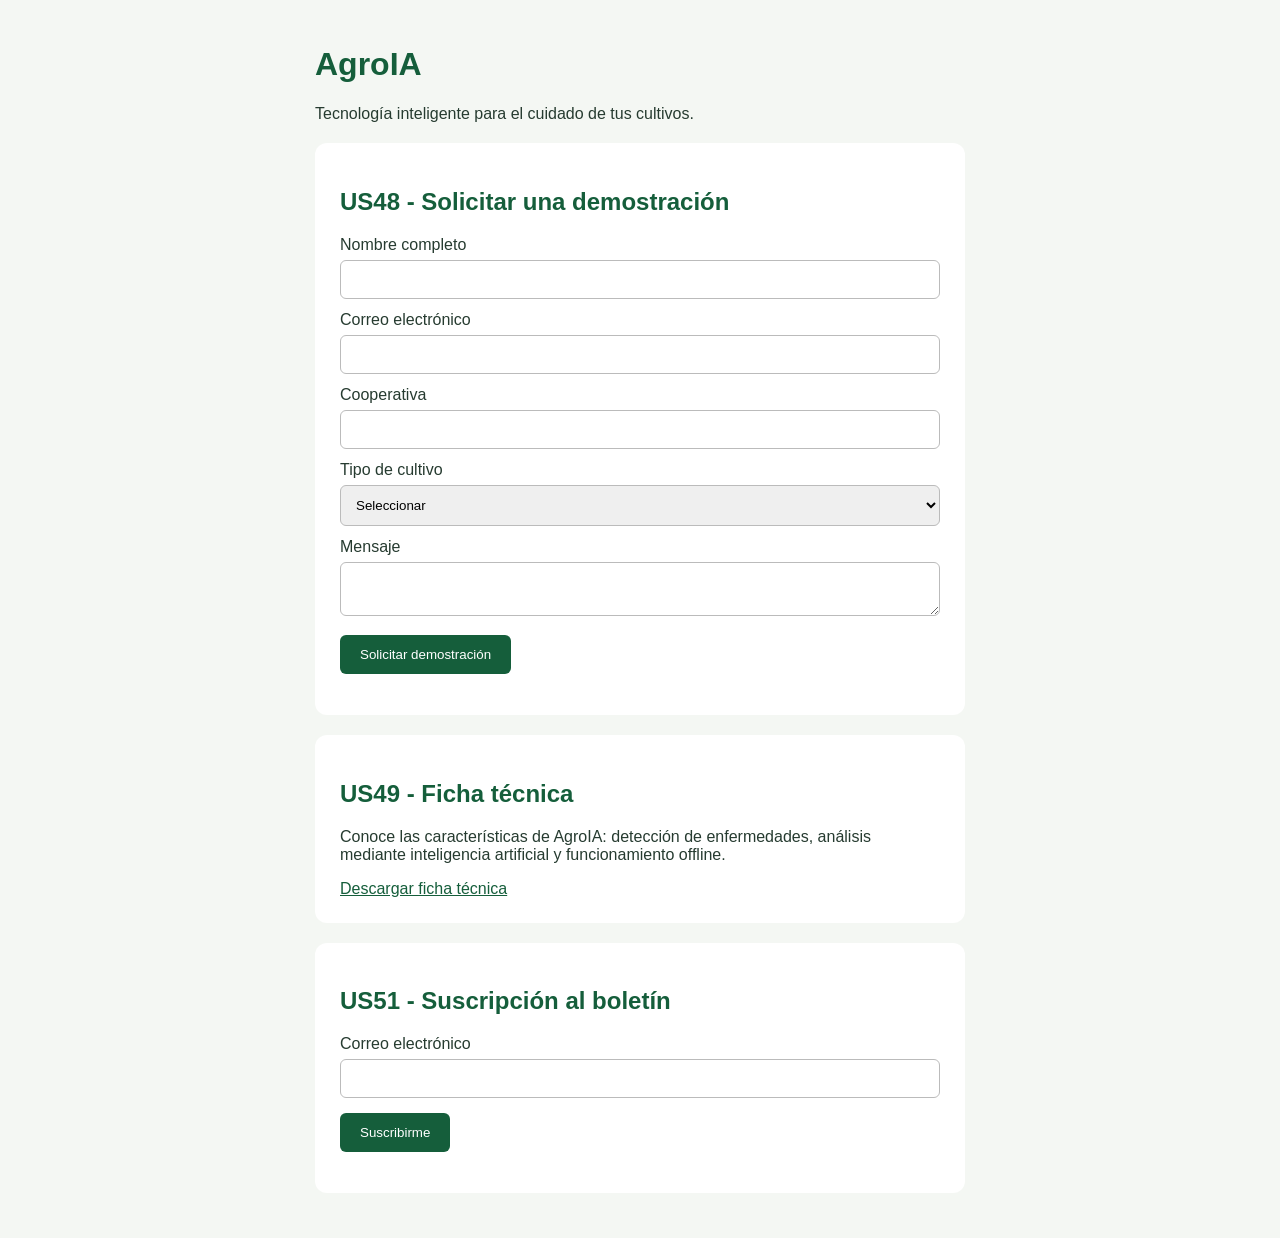
<file: public/formulariod.html>
<!DOCTYPE html>
<html lang="es">
<head>
<meta charset="UTF-8">
<meta name="viewport" content="width=device-width, initial-scale=1.0">
<title>AgroIA - Formularios</title>
<style>
body{font-family:Arial,sans-serif;background:#f4f7f3;color:#263b30;margin:0;padding:25px}
main{max-width:650px;margin:auto}
section{background:white;padding:25px;margin:20px 0;border-radius:12px}
h1,h2{color:#155e3b}
label{display:block;margin-top:12px}
input,select,textarea{width:100%;padding:11px;margin-top:6px;box-sizing:border-box;border:1px solid #bbb;border-radius:6px}
button{background:#155e3b;color:white;padding:12px 20px;border:0;border-radius:6px;margin-top:15px;cursor:pointer}
a{color:#155e3b}
</style>
</head>
<body>
<main>
<h1>AgroIA</h1>
<p>Tecnología inteligente para el cuidado de tus cultivos.</p>

<section>
<h2>US48 - Solicitar una demostración</h2>
<form id="demo">
<label>Nombre completo</label>
<input name="nombre" required>
<label>Correo electrónico</label>
<input type="email" name="correo" required>
<label>Cooperativa</label>
<input name="cooperativa" required>
<label>Tipo de cultivo</label>
<select name="cultivo" required>
<option value="">Seleccionar</option>
<option>Café</option>
<option>Cacao</option>
<option>Ambos</option>
</select>
<label>Mensaje</label>
<textarea name="mensaje"></textarea>
<button type="submit">Solicitar demostración</button>
<p id="demoMsg" aria-live="polite"></p>
</form>
</section>

<section>
<h2>US49 - Ficha técnica</h2>
<p>Conoce las características de AgroIA: detección de enfermedades, análisis mediante inteligencia artificial y funcionamiento offline.</p>
<a href="ficha-tecnica.txt" download>Descargar ficha técnica</a>
</section>

<section>
<h2>US51 - Suscripción al boletín</h2>
<form id="newsletter">
<label>Correo electrónico</label>
<input type="email" name="correo" required>
<button type="submit">Suscribirme</button>
<p id="newsMsg" aria-live="polite"></p>
</form>
</section>
</main>
<script>
document.getElementById('demo').addEventListener('submit',function(e){
e.preventDefault();
document.getElementById('demoMsg').textContent='Solicitud registrada correctamente en esta demostración.';
this.reset();
});
document.getElementById('newsletter').addEventListener('submit',function(e){
e.preventDefault();
document.getElementById('newsMsg').textContent='Suscripción registrada correctamente en esta demostración.';
this.reset();
});
</script>
</body>
</html>
</file>
<file: docs/assets/styles/styles.css>
/* AgroIA - estilos de la Landing Page
   Colores y tipografia tomados del Design System del informe (Inter, verde #1B5E20). */

:root {
  --primary: #1B5E20;
  --primary-light: #DDEBDD;
  --bg: #F4F6F4;
  --white: #FFFFFF;
  --ink: #1C1B1F;
  --muted: #49454F;
  --line: #E3E7E3;
  --leve: #1565C0;
  --leve-bg: #E8F1FB;
  --mod: #B45309;
  --mod-bg: #FFF4E8;
  --crit: #C62828;
  --crit-bg: #FDECEC;
  --ok: #2E7D32;
  --ok-bg: #EFF8F0;
}

* { box-sizing: border-box; }

body {
  margin: 0;
  font-family: "Inter", Arial, sans-serif;
  font-size: 16px;
  line-height: 1.5;
  color: var(--ink);
  background: var(--bg);
}

img { max-width: 100%; display: block; }
a { color: var(--primary); }
h1, h2, h3 { line-height: 1.25; margin: 0 0 12px; }
h1 { font-size: 2.2rem; }
h2 { font-size: 1.6rem; }
h3 { font-size: 1.15rem; }
p { margin: 0 0 12px; }

.container { width: 100%; max-width: 1100px; margin: 0 auto; padding: 0 16px; }
.section { padding: 48px 0; }
.section-white { background: var(--white); }
.section-green { background: var(--primary-light); }
.center { text-align: center; }
.muted { color: var(--muted); }
.small { font-size: 0.875rem; }
.eyebrow { color: var(--primary); font-weight: 600; font-size: 0.8rem; text-transform: uppercase; letter-spacing: 1px; margin-bottom: 4px; }

/* ---------- Encabezado ---------- */
.header { background: var(--white); border-bottom: 1px solid var(--line); position: sticky; top: 0; z-index: 10; }
.header .container { display: flex; align-items: center; justify-content: space-between; min-height: 64px; gap: 12px; }
.brand { display: flex; align-items: center; gap: 8px; font-weight: 700; font-size: 1.2rem; color: var(--ink); text-decoration: none; }
.brand img { width: 32px; height: 32px; }
.nav { display: flex; align-items: center; gap: 4px; flex-wrap: wrap; }
.nav a { color: var(--ink); text-decoration: none; padding: 10px 12px; border-radius: 8px; font-size: 0.95rem; }
.nav a:hover { background: var(--primary-light); }
.nav a.active { background: var(--primary-light); color: var(--primary); font-weight: 600; }
.menu-btn { display: none; background: none; border: 1px solid var(--line); border-radius: 8px; padding: 10px 14px; font-size: 1rem; cursor: pointer; min-height: 48px; }

/* ---------- Botones ---------- */
.btn {
  display: inline-block; background: var(--primary); color: var(--white); border: 2px solid var(--primary);
  padding: 12px 20px; border-radius: 8px; font-size: 1rem; font-weight: 600; text-decoration: none;
  cursor: pointer; min-height: 48px; font-family: inherit;
}
.btn:hover { background: #164d1a; }
.btn:disabled { opacity: 0.5; cursor: not-allowed; }
.btn-outline { background: var(--white); color: var(--primary); }
.btn-outline:hover { background: var(--primary-light); }
.btn-small { padding: 8px 14px; min-height: 40px; font-size: 0.9rem; }
.btn-row { display: flex; gap: 12px; flex-wrap: wrap; margin-top: 12px; }

/* === inicio (Rol 2) === */
/* ---------- Hero ---------- */
.hero { background: var(--primary-light); padding: 48px 0; }
.hero .container { display: grid; grid-template-columns: 1.1fr 1fr; gap: 32px; align-items: center; }
.hero img { border-radius: 12px; width: 100%; height: 320px; object-fit: cover; }

#como-funciona, #detecta { scroll-margin-top: 64px; }

/* ---------- Tarjetas y rejillas ---------- */
.grid { display: grid; gap: 16px; }
.grid-2 { grid-template-columns: repeat(2, 1fr); }
.grid-3 { grid-template-columns: repeat(3, 1fr); }
.grid-4 { grid-template-columns: repeat(4, 1fr); }
.card { background: var(--white); border: 1px solid var(--line); border-radius: 12px; padding: 20px; }
.card h3 { margin-bottom: 6px; }
.step-number { display: inline-block; background: var(--primary); color: var(--white); width: 32px; height: 32px; line-height: 32px; text-align: center; border-radius: 50%; font-weight: 700; margin-bottom: 8px; }
.price { font-size: 1.8rem; font-weight: 700; color: var(--primary); }
.plan-list { padding-left: 20px; }
.quote { border-left: 4px solid var(--primary); padding-left: 16px; font-style: italic; }
.pending-box { border: 2px dashed var(--mod); background: var(--mod-bg); padding: 16px; border-radius: 8px; }

.card-photo { width: 100%; height: 180px; object-fit: cover; border-radius: 8px; margin-bottom: 12px; }

/* === casos-planes (Rol 3) === */
/* tarjetas y rejillas ya vienen del bloque inicio (Rol 2); los planes y los casos reutilizan .card y .grid-2 */
/* ---------- Preguntas frecuentes ---------- */
details { background: var(--white); border: 1px solid var(--line); border-radius: 8px; padding: 12px 16px; margin-bottom: 8px; }
summary { cursor: pointer; font-weight: 600; min-height: 32px; }

/* === formularios (Rol 4) === */
/* ---------- Formularios ---------- */
.form { max-width: 520px; }
.field { margin-bottom: 14px; }
label { display: block; font-weight: 600; margin-bottom: 4px; font-size: 0.95rem; }
input[type="text"], input[type="email"], input[type="tel"], input[type="date"], input[type="number"], select, textarea {
  width: 100%; padding: 12px; border: 1px solid #79747E; border-radius: 8px; font-size: 1rem; font-family: inherit; background: var(--white); min-height: 48px;
}
input:focus, select:focus, textarea:focus, button:focus, a:focus, summary:focus { outline: 3px solid #81C784; outline-offset: 2px; }
.error-msg { color: var(--crit); font-size: 0.875rem; margin-top: 4px; display: none; }
.field.invalid input, .field.invalid select, .field.invalid textarea { border-color: var(--crit); border-width: 2px; }
.field.invalid .error-msg { display: block; }
.success-box { background: var(--ok-bg); border: 1px solid var(--ok); color: #1B5E20; padding: 16px; border-radius: 8px; display: none; margin-top: 12px; }

/* ---------- Pie ---------- */
.cta { background: var(--primary); color: var(--white); text-align: center; padding: 40px 16px; }
.cta .btn { background: var(--white); color: var(--primary); border-color: var(--white); }
.footer { background: #1C1B1F; color: #DDD; padding: 24px 0; font-size: 0.9rem; }
.footer a { color: #A5D6A7; }
.footer .container { display: flex; justify-content: space-between; gap: 16px; flex-wrap: wrap; }

/* ---------- Responsive ---------- */
@media (max-width: 800px) {
  h1 { font-size: 1.7rem; }
  .hero .container, .grid-2, .grid-3, .grid-4 { grid-template-columns: 1fr; }
  .hero img { height: 220px; }
  .menu-btn { display: block; }
  .nav { display: none; width: 100%; flex-direction: column; align-items: stretch; }
  .nav.open { display: flex; }
  .header .container { flex-wrap: wrap; padding-top: 8px; padding-bottom: 8px; }
  .section { padding: 32px 0; }
}
</file>
<file: public/assets/styles/styles.css>
/* AgroIA - estilos de la Landing Page
   Colores y tipografia tomados del Design System del informe (Inter, verde #1B5E20). */

:root {
  color-scheme: only light; /* evita que el navegador oscurezca solo los fondos y deje el texto oscuro ilegible */
  --primary: #1B5E20;
  --primary-light: #DDEBDD;
  --bg: #F4F6F4;
  --white: #FFFFFF;
  --ink: #1C1B1F;
  --muted: #49454F;
  --line: #E3E7E3;
  --leve: #1565C0;
  --leve-bg: #E8F1FB;
  --mod: #B45309;
  --mod-bg: #FFF4E8;
  --crit: #C62828;
  --crit-bg: #FDECEC;
  --ok: #2E7D32;
  --ok-bg: #EFF8F0;
}

* { box-sizing: border-box; }

body {
  margin: 0;
  font-family: "Inter", Arial, sans-serif;
  font-size: 16px;
  line-height: 1.5;
  color: var(--ink);
  background: var(--bg);
}

img { max-width: 100%; display: block; }
a { color: var(--primary); }
h1, h2, h3 { line-height: 1.25; margin: 0 0 12px; }
h1 { font-size: 2.2rem; }
h2 { font-size: 1.6rem; }
h3 { font-size: 1.15rem; }
p { margin: 0 0 12px; }

.container { width: 100%; max-width: 1100px; margin: 0 auto; padding: 0 16px; }
.section { padding: 48px 0; }
.section-white { background: var(--white); }
.section-green { background: var(--primary-light); }
.center { text-align: center; }
.muted { color: var(--muted); }
.small { font-size: 0.875rem; }
.eyebrow { color: var(--primary); font-weight: 600; font-size: 0.8rem; text-transform: uppercase; letter-spacing: 1px; margin-bottom: 4px; }

/* ---------- Encabezado ---------- */
.header { background: var(--white); border-bottom: 1px solid var(--line); position: sticky; top: 0; z-index: 10; }
.header .container { display: flex; align-items: center; justify-content: space-between; min-height: 64px; gap: 12px; }
.brand { display: flex; align-items: center; gap: 8px; font-weight: 700; font-size: 1.2rem; color: var(--ink); text-decoration: none; }
.brand img { width: 32px; height: 32px; }
.nav { display: flex; align-items: center; gap: 4px; flex-wrap: wrap; }
.nav a { color: var(--ink); text-decoration: none; padding: 10px 12px; border-radius: 8px; font-size: 0.95rem; }
.nav a:hover { background: var(--primary-light); }
.nav a.active { background: var(--primary-light); color: var(--primary); font-weight: 600; }
.menu-btn { display: none; background: none; border: 1px solid var(--line); border-radius: 8px; padding: 10px 14px; font-size: 1rem; cursor: pointer; min-height: 48px; }

/* ---------- Botones ---------- */
.btn {
  display: inline-block; background: var(--primary); color: var(--white); border: 2px solid var(--primary);
  padding: 12px 20px; border-radius: 8px; font-size: 1rem; font-weight: 600; text-decoration: none;
  cursor: pointer; min-height: 48px; font-family: inherit;
}
.btn:hover { background: #164d1a; }
.btn:disabled { opacity: 0.5; cursor: not-allowed; }
.btn-outline { background: var(--white); color: var(--primary); }
.btn-outline:hover { background: var(--primary-light); }
.btn-small { padding: 10px 16px; min-height: 48px; font-size: 0.9rem; }
.btn-row { display: flex; gap: 12px; flex-wrap: wrap; margin-top: 12px; }

/* === inicio (Rol 2) === */
/* ---------- Hero ---------- */
.hero { background: var(--primary-light); padding: 48px 0; }
.hero .container { display: grid; grid-template-columns: 1.1fr 1fr; gap: 32px; align-items: center; }
.hero img { border-radius: 12px; width: 100%; height: 320px; object-fit: cover; }

#como-funciona, #detecta { scroll-margin-top: 64px; }

/* ---------- Tarjetas y rejillas ---------- */
.grid { display: grid; gap: 16px; }
.grid-2 { grid-template-columns: repeat(2, 1fr); }
.grid-3 { grid-template-columns: repeat(3, 1fr); }
.grid-4 { grid-template-columns: repeat(4, 1fr); }
.card { background: var(--white); border: 1px solid var(--line); border-radius: 12px; padding: 20px; }
.card h3 { margin-bottom: 6px; }
.step-number { display: inline-block; background: var(--primary); color: var(--white); width: 32px; height: 32px; line-height: 32px; text-align: center; border-radius: 50%; font-weight: 700; margin-bottom: 8px; }
.price { font-size: 1.8rem; font-weight: 700; color: var(--primary); }
.plan-list { padding-left: 20px; }
.quote { border-left: 4px solid var(--primary); padding-left: 16px; font-style: italic; }
.pending-box { border: 2px dashed var(--mod); background: var(--mod-bg); padding: 16px; border-radius: 8px; }

.card-photo { width: 100%; height: 180px; object-fit: cover; border-radius: 8px; margin-bottom: 12px; }

/* === casos-planes (Rol 3) === */
/* tarjetas y rejillas ya vienen del bloque inicio (Rol 2); los planes y los casos reutilizan .card y .grid-2 */
/* ---------- Preguntas frecuentes ---------- */
details { background: var(--white); border: 1px solid var(--line); border-radius: 8px; padding: 12px 16px; margin-bottom: 8px; }
summary { cursor: pointer; font-weight: 600; min-height: 32px; }

/* === formularios (Rol 4) === */
/* ---------- Formularios ---------- */
.form { max-width: 520px; }
.field { margin-bottom: 14px; }
label { display: block; font-weight: 600; margin-bottom: 4px; font-size: 0.95rem; }
input[type="text"], input[type="email"], input[type="tel"], input[type="date"], input[type="number"], select, textarea {
  width: 100%; padding: 12px; border: 1px solid #79747E; border-radius: 8px; font-size: 1rem; font-family: inherit; background: var(--white); min-height: 48px;
}
input:focus, select:focus, textarea:focus, button:focus, a:focus, summary:focus { outline: 3px solid #81C784; outline-offset: 2px; }
.error-msg { color: var(--crit); font-size: 0.875rem; margin-top: 4px; display: none; }
.field.invalid input, .field.invalid select, .field.invalid textarea { border-color: var(--crit); border-width: 2px; }
.field.invalid .error-msg { display: block; }
.success-box { background: var(--ok-bg); border: 1px solid var(--ok); color: #1B5E20; padding: 16px; border-radius: 8px; display: none; margin-top: 12px; }

/* ---------- Pie ---------- */
.cta { background: var(--primary); color: var(--white); text-align: center; padding: 40px 16px; }
.cta .btn { background: var(--white); color: var(--primary); border-color: var(--white); }
.footer { background: #1C1B1F; color: #DDD; padding: 24px 0; font-size: 0.9rem; }
.footer a { color: #A5D6A7; }
.footer .container { display: flex; justify-content: space-between; gap: 16px; flex-wrap: wrap; }

/* ---------- Responsive ---------- */
@media (max-width: 800px) {
  h1 { font-size: 1.7rem; }
  .hero .container, .grid-2, .grid-3, .grid-4 { grid-template-columns: 1fr; }
  .hero img { height: 220px; }
  .menu-btn { display: block; }
  .nav { display: none; width: 100%; flex-direction: column; align-items: stretch; }
  .nav.open { display: flex; }
  .header .container { flex-wrap: wrap; padding-top: 8px; padding-bottom: 8px; }
  .section { padding: 32px 0; }
}
</file>
<file: public/assets/styles/demo.css>
/* AgroIA - estilos de la demo interactiva (demo.html). Reutiliza las variables de styles.css. */

.sr-only { position: absolute; width: 1px; height: 1px; margin: -1px; padding: 0; overflow: hidden; clip: rect(0, 0, 0, 0); border: 0; }

.hero-demo { padding: 36px 0; }
.demo-intro { display: grid; grid-template-columns: 1.6fr 1fr; gap: 24px; align-items: center; }
.status-card { background: var(--white); border: 1px solid var(--line); border-radius: 12px; padding: 16px; }
.status-card p { margin: 6px 0 0; }

/* ---------- interruptor de conexion ---------- */
.switch { display: inline-flex; align-items: center; gap: 10px; background: var(--white); border: 2px solid #79747E; border-radius: 999px; padding: 6px 16px 6px 8px; min-height: 48px; font: inherit; font-weight: 600; cursor: pointer; }
.switch-dot { width: 28px; height: 28px; border-radius: 50%; background: var(--crit); display: inline-block; }
.switch[aria-checked="true"] { border-color: var(--ok); }
.switch[aria-checked="true"] .switch-dot { background: var(--ok); }

/* ---------- pestanas ---------- */
.tabs { display: flex; gap: 8px; flex-wrap: wrap; margin-bottom: 16px; }
.tab { background: var(--white); border: 2px solid var(--line); border-radius: 8px; padding: 10px 16px; min-height: 48px; font: inherit; font-weight: 600; cursor: pointer; color: var(--ink); }
.tab[aria-selected="true"] { background: var(--primary); border-color: var(--primary); color: var(--white); }
.panel[hidden] { display: none; }
.demo-cols { align-items: start; }
.demo-cols .card { margin-bottom: 16px; }

/* ---------- pasos ---------- */
.steps { display: flex; gap: 8px; flex-wrap: wrap; margin-bottom: 16px; }
.step-chip { padding: 6px 14px; border-radius: 999px; border: 1px solid var(--line); background: var(--white); font-size: 0.875rem; color: var(--muted); }
.step-chip.is-done { background: var(--ok-bg); border-color: var(--ok); color: #1B5E20; }
.step-chip.is-current { background: var(--primary); border-color: var(--primary); color: var(--white); font-weight: 600; }

.fieldset { margin: 0 0 16px; }
.fieldset legend { font-weight: 700; padding: 0 6px; }
.choice { display: flex; align-items: center; gap: 10px; min-height: 48px; font-weight: 400; cursor: pointer; margin: 0; }
.choice input { width: 22px; height: 22px; }
.field-inline { display: flex; align-items: center; gap: 8px; flex-wrap: wrap; }
.field-inline select { width: auto; }

/* ---------- muestras ---------- */
.sample-grid { display: grid; grid-template-columns: repeat(3, 1fr); gap: 8px; margin-bottom: 12px; }
.sample { background: var(--white); border: 2px solid var(--line); border-radius: 8px; padding: 6px; cursor: pointer; font: inherit; font-size: 0.8rem; text-align: center; min-height: 48px; color: var(--ink); }
.sample img { width: 100%; height: 64px; object-fit: cover; border-radius: 4px; margin-bottom: 4px; }
.sample[aria-pressed="true"] { border-color: var(--primary); background: var(--primary-light); }
.fx-blur { filter: blur(6px); }
.fx-dark { filter: brightness(0.3); }
.fx-gray { filter: grayscale(1) contrast(0.8); }

.checklist { list-style: none; padding: 0; margin: 8px 0; }
.checklist li { display: flex; align-items: center; gap: 10px; padding: 6px 0; font-size: 0.9rem; }
.checklist .dot { width: 14px; height: 14px; border-radius: 50%; background: #BDBDBD; flex: none; }
.checklist li.ok .dot { background: var(--ok); }
.checklist li.bad .dot { background: var(--crit); }
.checklist li.bad { color: var(--crit); font-weight: 600; }
.error-text { color: var(--crit); font-weight: 600; margin: 0; min-height: 1.2em; }
.success-inline { color: #1B5E20; font-weight: 600; margin: 8px 0 0; min-height: 1.2em; }

/* ---------- visor ---------- */
.viewer { position: relative; background: #263238; border-radius: 12px; min-height: 260px; overflow: hidden; display: flex; align-items: center; justify-content: center; margin-bottom: 12px; }
.viewer img { width: 100%; height: 300px; object-fit: cover; }
.viewer-empty { color: #CFD8DC; padding: 16px; text-align: center; }
.bbox { position: absolute; border: 3px solid #FFEB3B; border-radius: 6px; box-shadow: 0 0 0 2px rgba(0, 0, 0, 0.35); }
.bbox-label { position: absolute; top: -30px; left: -3px; background: #FFEB3B; color: #1C1B1F; font-size: 0.8rem; font-weight: 700; padding: 3px 8px; border-radius: 4px; white-space: nowrap; }
.progress { margin-top: 12px; }
.progress-bar { height: 10px; border-radius: 6px; background: var(--primary); width: 0; transition: width 0.2s linear; }

/* ---------- resultado ---------- */
.severity { display: inline-flex; align-items: center; gap: 8px; padding: 6px 14px; border-radius: 999px; font-weight: 700; font-size: 0.95rem; margin-bottom: 8px; border: 2px solid; }
.sev-3 { background: var(--crit-bg); color: var(--crit); border-color: var(--crit); }
.sev-2 { background: var(--mod-bg); color: var(--mod); border-color: var(--mod); }
.sev-1 { background: var(--leve-bg); color: var(--leve); border-color: var(--leve); }
.sev-0 { background: var(--ok-bg); color: var(--ok); border-color: var(--ok); }
.sev-x { background: #F1F1F1; color: #49454F; border-color: #79747E; }
.result-title { font-size: 1.25rem; font-weight: 700; margin-bottom: 4px; }
.meter { height: 12px; border-radius: 6px; background: #E0E0E0; overflow: hidden; margin: 6px 0; }
.meter-fill { height: 100%; background: var(--primary); width: 0; }
.confidence { margin: 12px 0; }

/* ---------- listas y detalle ---------- */
.record-list { list-style: none; padding: 0; margin: 0 0 12px; display: grid; gap: 8px; }
.record-item { background: var(--white); border: 2px solid var(--line); border-radius: 10px; padding: 12px; display: flex; gap: 12px; align-items: center; cursor: pointer; text-align: left; width: 100%; font: inherit; color: var(--ink); min-height: 56px; }
.record-item[aria-pressed="true"] { border-color: var(--primary); background: var(--primary-light); }
.record-item img { width: 56px; height: 56px; object-fit: cover; border-radius: 8px; flex: none; }
.record-main { flex: 1; min-width: 0; }
.record-main strong { display: block; }
.record-main span { font-size: 0.85rem; color: var(--muted); }
.badge { display: inline-block; padding: 2px 10px; border-radius: 999px; font-size: 0.8rem; font-weight: 700; border: 1px solid; white-space: nowrap; }
.badge-pend { background: var(--mod-bg); color: var(--mod); border-color: var(--mod); }
.badge-sync { background: var(--ok-bg); color: var(--ok); border-color: var(--ok); }
.det-img { width: 100%; height: 200px; object-fit: cover; border-radius: 8px; margin-bottom: 12px; }
.dl { display: grid; grid-template-columns: 140px 1fr; gap: 6px 12px; margin: 0 0 12px; font-size: 0.92rem; }
.dl dt { color: var(--muted); font-weight: 600; }
.dl dd { margin: 0; }
.plain-list { padding-left: 18px; margin: 6px 0 12px; }
.plain-list li { margin-bottom: 4px; }
.filters { display: grid; grid-template-columns: repeat(4, 1fr); gap: 12px; }
.filters .field { margin-bottom: 0; }
.list-head { display: flex; justify-content: space-between; align-items: center; gap: 12px; flex-wrap: wrap; }
.sync-box { margin-top: 16px; padding-top: 12px; border-top: 1px solid var(--line); }
h4 { margin: 14px 0 6px; font-size: 1rem; }

/* ---------- mapa ---------- */
.map-tools { display: flex; gap: 16px; flex-wrap: wrap; }
.plot-map { position: relative; height: 280px; border-radius: 12px; border: 1px solid var(--line); background:
  linear-gradient(0deg, rgba(21, 94, 59, 0.06) 1px, transparent 1px) 0 0 / 100% 40px,
  linear-gradient(90deg, rgba(21, 94, 59, 0.06) 1px, transparent 1px) 0 0 / 40px 100%,
  #E8F0E4; overflow: hidden; }
.plot-map::after { content: "Límite de la parcela"; position: absolute; left: 12px; bottom: 8px; font-size: 0.75rem; color: var(--muted); }
.pin { position: absolute; width: 36px; height: 36px; margin: -18px 0 0 -18px; border-radius: 50%; border: 3px solid var(--white); color: var(--white); font-weight: 700; font-size: 0.8rem; cursor: pointer; font-family: inherit; box-shadow: 0 1px 4px rgba(0, 0, 0, 0.4); }
.pin.sev-3 { background: var(--crit); }
.pin.sev-2 { background: var(--mod); }
.pin.sev-1 { background: var(--leve); }
.pin.sev-0 { background: var(--ok); }
.pin[aria-pressed="true"] { outline: 3px solid #1C1B1F; }
.heat { position: absolute; border-radius: 50%; pointer-events: none; transform: translate(-50%, -50%); }
.evolution { display: flex; align-items: flex-end; gap: 10px; height: 90px; margin: 6px 0; }
.evo-bar { flex: 1; border-radius: 6px 6px 0 0; text-align: center; font-size: 0.75rem; color: var(--white); font-weight: 700; padding-top: 4px; }

/* ---------- tratamiento ---------- */
.priority { font-weight: 700; }
.steps-list { padding-left: 20px; }
.steps-list li { margin-bottom: 6px; }
.note-box { background: var(--leve-bg); border: 1px solid var(--leve); border-radius: 8px; padding: 12px; margin: 12px 0; }
.warning-box { background: var(--mod-bg); border: 2px solid var(--mod); border-radius: 8px; padding: 12px; margin-top: 12px; }
.support-box { margin-top: 16px; padding-top: 12px; border-top: 1px solid var(--line); }
.chat { margin-top: 12px; }
.chat-log { border: 1px solid var(--line); border-radius: 8px; padding: 10px; min-height: 140px; max-height: 240px; overflow-y: auto; background: #FAFAFA; display: flex; flex-direction: column; gap: 8px; }
.msg { max-width: 82%; padding: 8px 12px; border-radius: 12px; font-size: 0.92rem; }
.msg-me { align-self: flex-end; background: var(--primary); color: var(--white); }
.msg-them { align-self: flex-start; background: var(--white); border: 1px solid var(--line); }
.msg small { display: block; opacity: 0.75; margin-top: 2px; font-size: 0.72rem; }
.chat-form { display: flex; gap: 8px; margin-top: 8px; }
.chat-form input { flex: 1; width: auto; padding: 10px; border: 1px solid #79747E; border-radius: 8px; font: inherit; min-height: 48px; }

/* ---------- cooperativa ---------- */
.kpis { display: grid; grid-template-columns: repeat(4, 1fr); gap: 12px; margin-bottom: 16px; }
.kpi { background: var(--white); border: 1px solid var(--line); border-radius: 12px; padding: 16px; }
.kpi strong { display: block; font-size: 1.8rem; color: var(--primary); }
.table-wrap { overflow-x: auto; margin: 12px 0; }
.data-table { width: 100%; border-collapse: collapse; font-size: 0.92rem; }
.data-table th, .data-table td { text-align: left; padding: 10px; border-bottom: 1px solid var(--line); }
.data-table th { background: var(--primary-light); }
.link-btn { background: none; border: 0; padding: 0; font: inherit; color: var(--primary); text-decoration: underline; cursor: pointer; min-height: 32px; }

/* ---------- aviso flotante ---------- */
.toast { position: fixed; left: 50%; bottom: 24px; transform: translateX(-50%) translateY(20px); background: #1C1B1F; color: var(--white); padding: 12px 20px; border-radius: 8px; opacity: 0; pointer-events: none; transition: all 0.25s; z-index: 50; max-width: 90%; text-align: center; }
.toast.show { opacity: 1; transform: translateX(-50%) translateY(0); }

@media (max-width: 800px) {
  .demo-intro { grid-template-columns: 1fr; }
  .filters, .kpis { grid-template-columns: 1fr 1fr; }
  .sample-grid { grid-template-columns: repeat(2, 1fr); }
  .dl { grid-template-columns: 1fr; }
  .tabs { overflow-x: auto; flex-wrap: nowrap; padding-bottom: 6px; }
  .tab { white-space: nowrap; }
}
@media (max-width: 480px) {
  .filters, .kpis { grid-template-columns: 1fr; }
}

/* barras de evolucion con color solido (el texto lleva la fecha; la severidad se lee por altura y color) */
.evo-bar.sev-3 { background: var(--crit); color: #fff; border-color: var(--crit); }
.evo-bar.sev-2 { background: var(--mod); color: #fff; border-color: var(--mod); }
.evo-bar.sev-1 { background: var(--leve); color: #fff; border-color: var(--leve); }
.evo-bar.sev-0 { background: var(--ok); color: #fff; border-color: var(--ok); }
</file>
